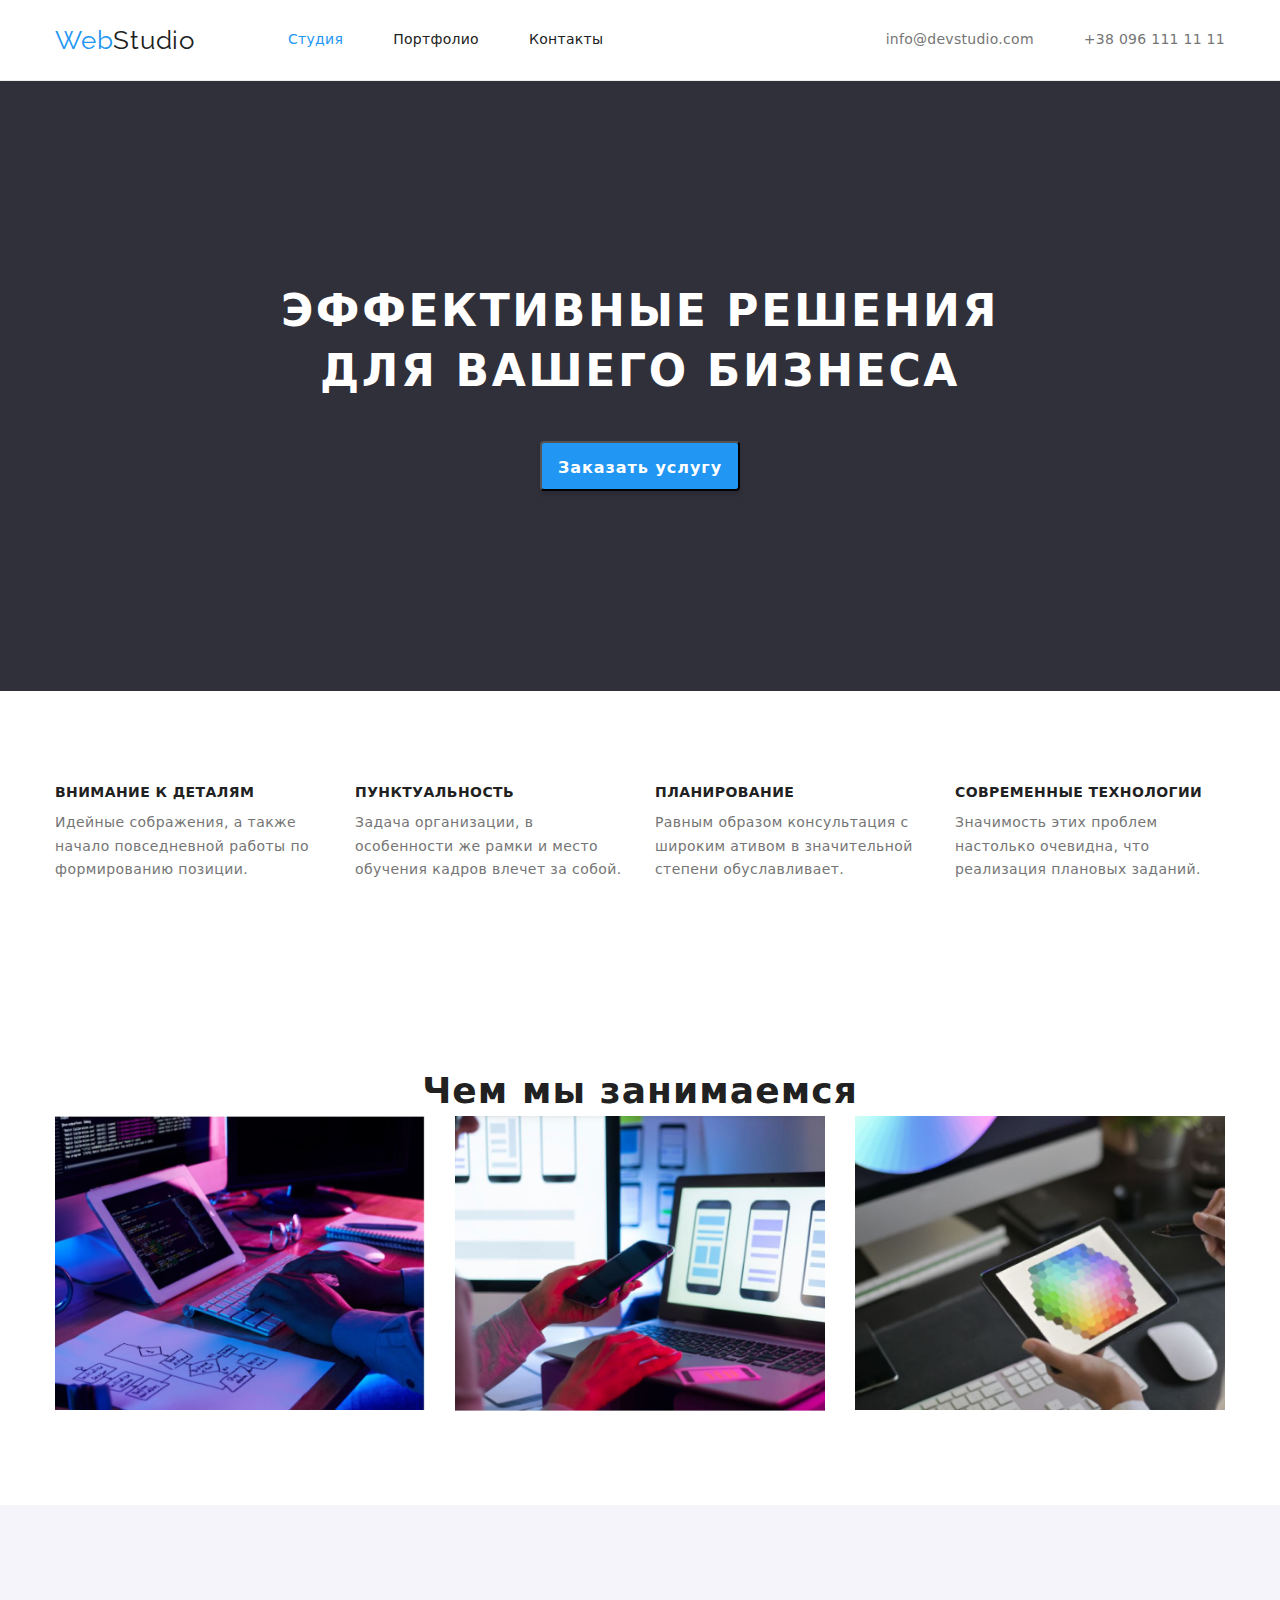
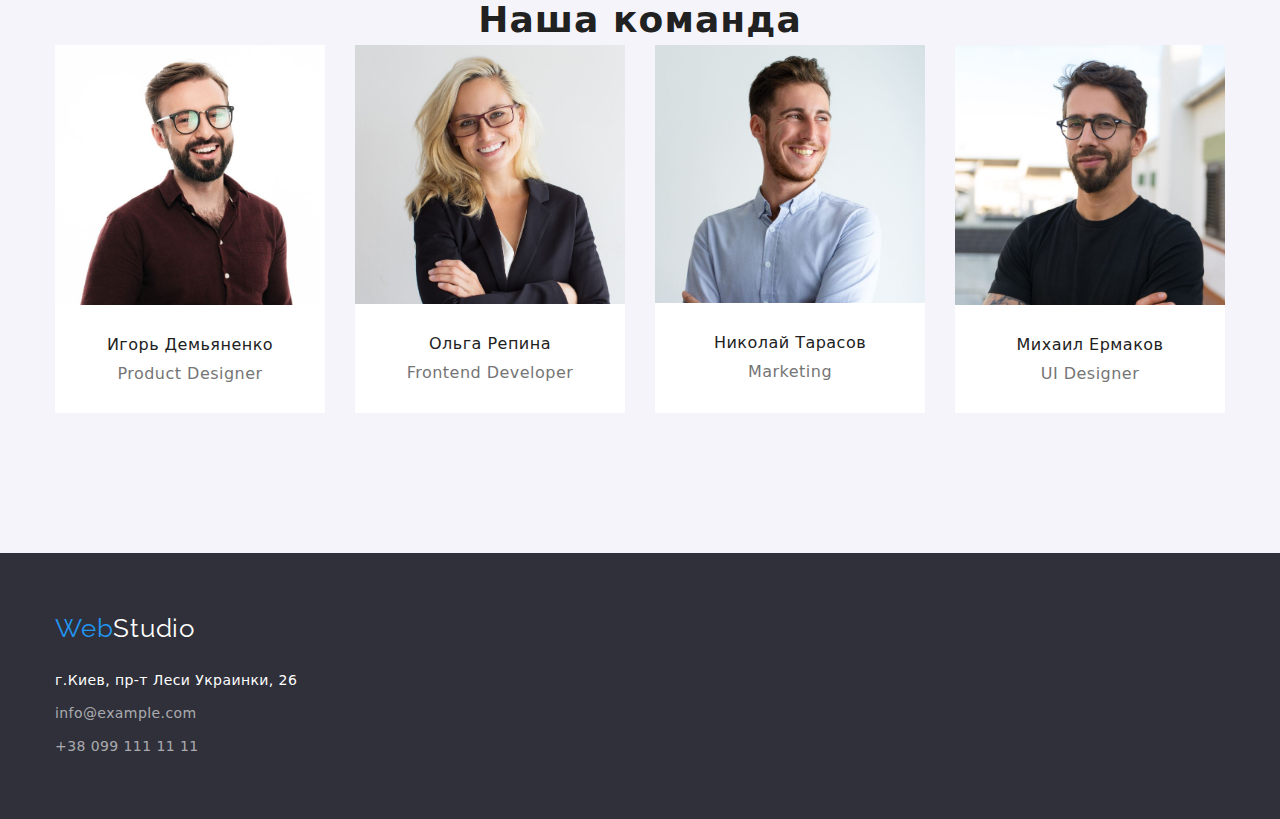
<file: index.html>
<!DOCTYPE html>
<html lang="en">
  <head>
    <meta charset="UTF-8" />
    <meta http-equiv="X-UA-Compatible" content="IE=edge" />
    <meta name="viewport" content="width=device-width, initial-scale=1.0" />
    <title>Document</title>
    <link rel="stylesheet" href="css/styles.css" />
    <link rel="preconnect" href="https://fonts.googleapis.com" />
    <link rel="preconnect" href="https://fonts.googleapis.com" />
    <link rel="preconnect" href="https://fonts.gstatic.com" crossorigin />
    <link
      href="https://fonts.googleapis.com/css2?family=Raleway:wght@700&family=Roboto:wght@400;500;700;900&display=swap"
      rel="stylesheet"
    />
    <link rel="stylesheet" href="https://cdnjs.cloudflare.com/ajax/libs/modern-normalize/1.1.0/modern-normalize.min.css"
    />

  </head>
  <body>
    <header class="page-header">
      <div class="flex-header container">
      <nav class="flex-header">
        <a href="/" class="logo-word"
          >Web<span class="logo-word-black">Studio</span></a
        >
        <ul class="head-line-height flex-header flex-width">
          <li><a href="/" class="nav-link active">Студия</a></li>
          <li class="mar-link"><a href="./portfolio.html" class="nav-link">Портфолио</a></li>
          <li class="mar-link"><a href="/" class="nav-link">Контакты</a></li>
        </ul>
      </nav>
      <ul class="head-line-height-contacts flex-header">
        <li>
          <a href="mailto:info@devstudio.com" class="nav-link"
            >info@devstudio.com</a
          >
        </li>
        <li class="mar-link">
          <a href="tel:+38 096 111 11 11" class="nav-link"
            >+38 096 111 11 11</a>
        </li>
      </ul>
    </div>
    </header>
    <main>
      <section class="main-slider">
       <div class="container">
        <h1>эффективные решения <br>для вашего бизнеса</h1>
        <button type="button" class="main-button">Заказать услугу</button>
       </div>
      </section>
      <section class="section">
        <div class="container">
        <ul class="flex-list">
          <li class="flex-inlist">
            <h3 class="main-list">внимание к деталям</h3>
            <p class="list">
              Идейные сображения, а также начало повседневной работы по
              формированию позиции.
            </p>
          </li>
          <li class="flex-inlist">
            <h3 class="main-list">пунктуальность</h3>
            <p class="list">
              Задача организации, в особенности же рамки и место обучения кадров
              влечет за собой.
            </p>
          </li>
          <li class="flex-inlist">
            <h3 class="main-list">планирование</h3>
            <p class="list">
              Равным образом консультация с широким ативом в значительной
              степени обуславливает.
            </p>
          </li>
          <li class="flex-inlist">
            <h3 class="main-list">современные технологии</h3>
            <p class="list">
              Значимость этих проблем настолько очевидна, что реализация
              плановых заданий.
            </p>
          </li>
        </ul>
      </div>
      </section>
      <section class="image-section">
        <div class="container">
        <h2>Чем мы занимаемся</h2>
        <ul class="flex-image">
          <li>
            <img
              src="images/imageone.jpg"
              alt="монитор и клавиатура"
              width="370"
            />
          </li>
          <li>
            <img
              src="images/imagetwo.JPG"
              alt="ноутбук и мобильный телефон"
              width="370"
            />
          </li>
          <li>
            <img
              src="images/imagethree.JPG"
              alt="планшет в руках"
              width="370"
            />
          </li>
        </ul>
      </div>
      </section>
      <section class="team-section">
        <div class="container">
        <h2>Наша команда</h2>
        <ul class="flex-imagaphoto">
          <li class="color-card">
            <img src="images/igor.JPG" alt="фотография Игоря" width="270" />
            <div class="pad-team">
            <h3 class="name">Игорь Демьяненко</h3>
            <p class="post">Product Designer</p>
            </div>
          </li>
          <li class=color-card>
            <img src="images/olga.JPG" alt="фотография Ольги" width="270" />
            <div class="pad-team">
            <h3 class="name">Ольга Репина</h3>
            <p class="post">Frontend Developer</p>
          </div>
          </li>
          <li class=color-card>
            <img src="images/nicolay.JPG" alt="фотография Николая" width="270"
            />
            <div class="pad-team">
            <h3 class="name">Николай Тарасов</h3>
            <p class="post">Marketing</p>
            </div>
          </li>
          <li class=color-card>
            <img
              src="images/michael.JPG"
              alt="фотография Михаила"
              width="270"
            />
            <div class="pad-team">
            <h3 class="name">Михаил Ермаков</h3>
            <p class="post">UI Designer</p>
            </div>
          </li>
        </ul>
      </div>
      </section>
    <!-- </div> -->
      </main>
    </main>
    <footer class="page-footer">
      <div class="container">
      <a href="/" class="logo-word"
        >Web<span class="logo-word-white">Studio</span></a>
      <address class="address">
        г.Киев, пр-т Леси Украинки, 26
        <ul class="mail-telephone">
          <li class="mar-mail">
            <a href="mailto: info@example.com" class="mail">info@example.com</a>
          </li>
          <li class="mar-mail">
            <a href="tel: +38 099 111 11 11" class="telephone"
              >+38 099 111 11 11</a
            >
          </li>
        </ul>
      </address>
    </div>
    </footer>
  </body>
</html>
</file>
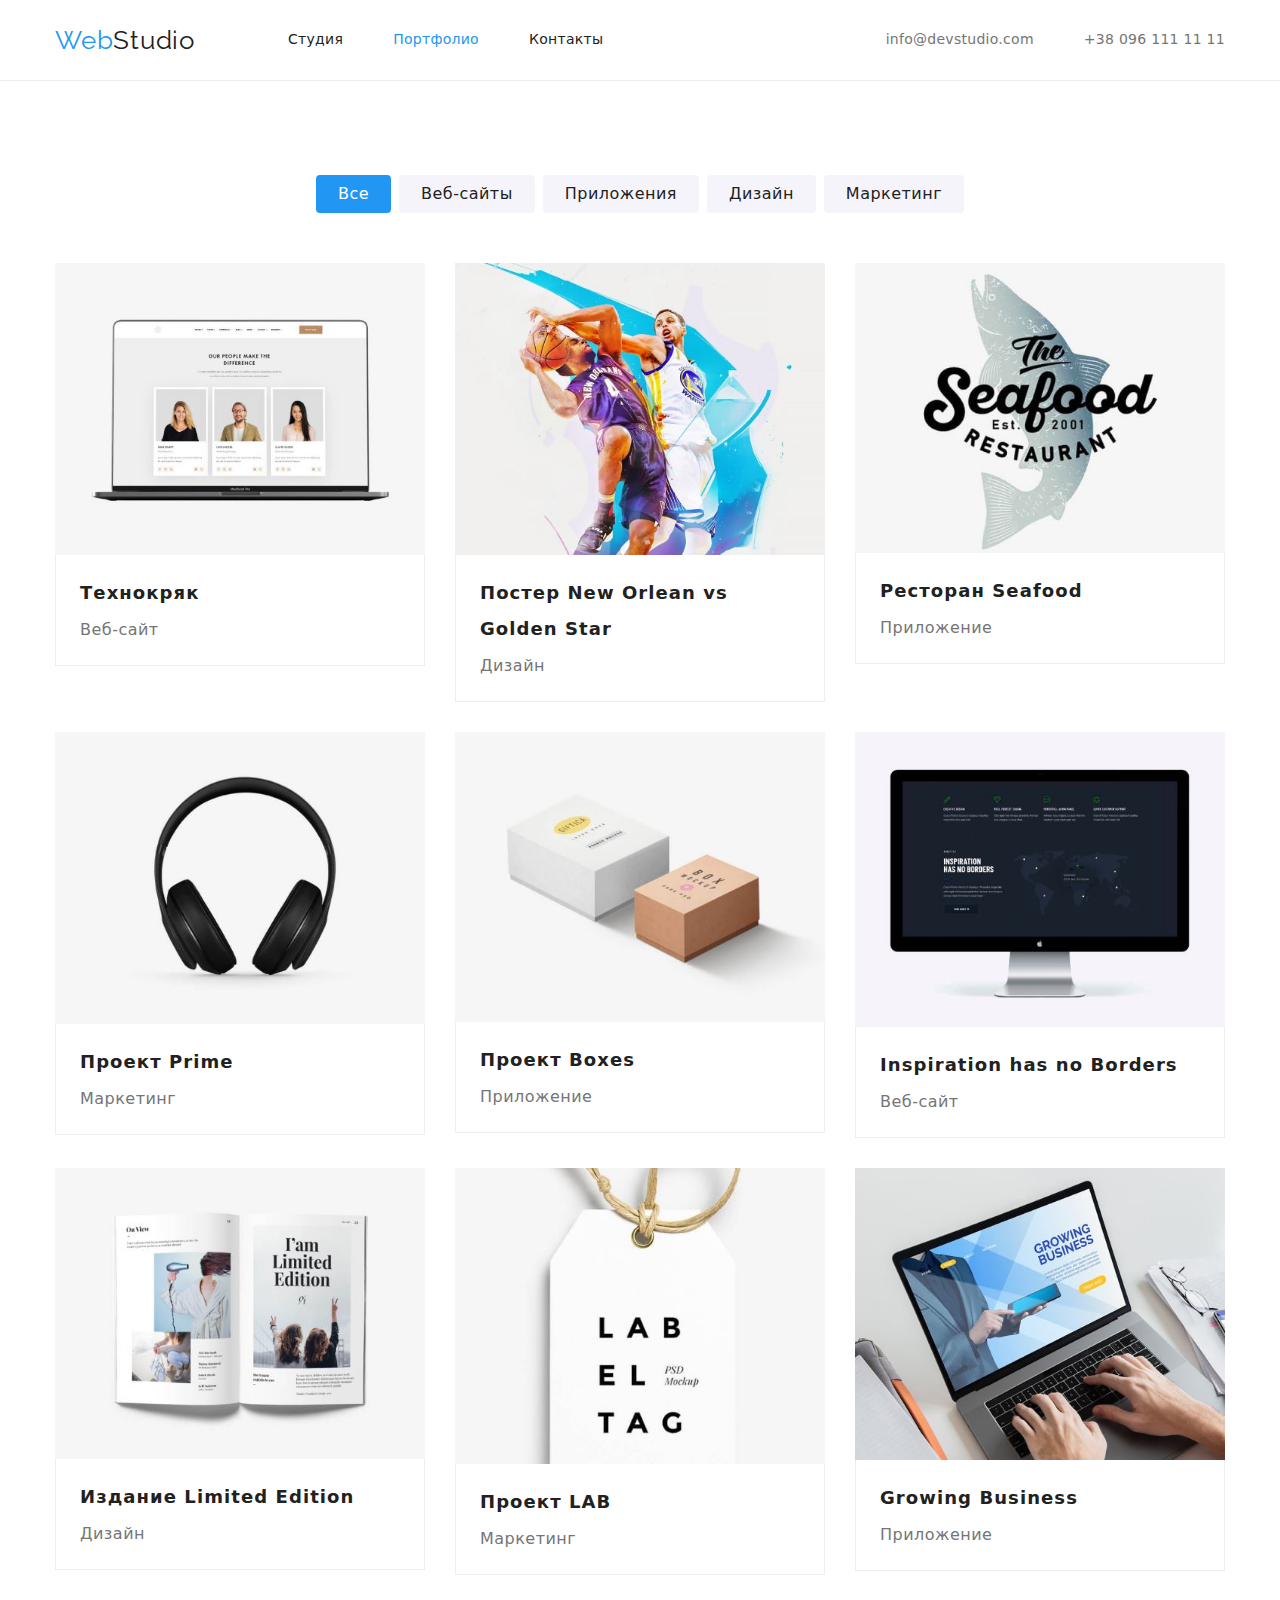
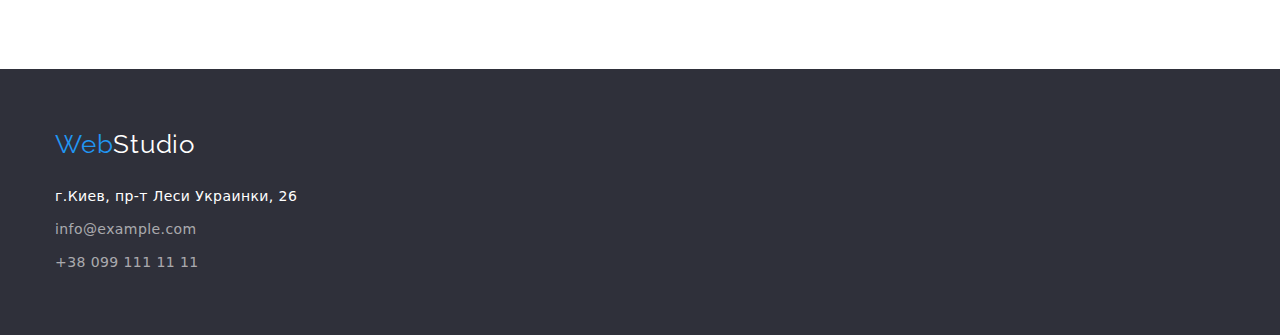
<file: portfolio.html>
<!DOCTYPE html>
<html lang="en">
  <head>
    <meta charset="UTF-8" />
    <meta http-equiv="X-UA-Compatible" content="IE=edge" />
    <meta name="viewport" content="width=device-width, initial-scale=1.0" />
    <title>Document</title>
    <link rel="stylesheet" href="./css/styles.css" />
    <link rel="preconnect" href="https://fonts.googleapis.com" />
    <link rel="preconnect" href="https://fonts.googleapis.com" />
    <link rel="preconnect" href="https://fonts.gstatic.com" crossorigin />
    <link
      href="https://fonts.googleapis.com/css2?family=Raleway:wght@700&family=Roboto:wght@400;500;700;900&display=swap"
      rel="stylesheet"
    />
    <link rel="stylesheet" href="https://cdnjs.cloudflare.com/ajax/libs/modern-normalize/1.1.0/modern-normalize.min.css"
    />
  </head>
  <body>
    <header class="page-header">
      <div class="flex-header container">
      <nav class="flex-header">
        <a href="/" class="logo-word"
          >Web<span class="logo-word-black">Studio</span></a
        >
        <ul class="head-line-height flex-header flex-width">
          <li><a href="./index.html" class="nav-link">Студия</a></li>
          <li class="mar-link"><a href="/" class="nav-link active">Портфолио</a></li>
          <li class="mar-link"><a href="/" class="nav-link">Контакты</a></li>
        </ul>
      </nav>
      <ul class="head-line-height-contacts flex-header">
        <li>
          <a href="mailto:info@devstudio.com" class="nav-link"
            >info@devstudio.com</a
          >
        </li>
        <li class="mar-link">
          <a href="tel:+380961111111" class="nav-link">+38 096 111 11 11</a>
        </li>
      </ul>
    </div>
    </header>
    <main>
      <section>
        <div class="container">
        <ul class="flex-button buttons-portfolio">
          <li>
            <button type="button" class="active-btn button-portfolio">Все</button>
          </li>
          <li>
            <button type="button" class="button-portfolio">Веб-сайты</button>
          </li>
          <li>
            <button type="button" class="button-portfolio">Приложения</button>
          </li>
          <li>
            <button type="button" class="button-portfolio">Дизайн</button>
          </li>
          <li>
            <button type="button" class="button-portfolio">Маркетинг</button>
          </li>
        </ul>
        <ul class="wrap-image portfolio-list">
          <li>
            <a href="#">
              <img src="images2/tehnokryak.JPG" alt="технокряк" width="370" />
              <div class="pad-wrap-image">
              <h2 class="images-portfolio text-portfolio">Технокряк</h2>
              <p class="list-portfolio">Веб-сайт</p>
              </div>
            </a>
          </li>
          <li>
            <a href="#">
            <img src="images2/poster.JPG" alt="постер" width="370" />
            <div class="pad-wrap-image">
            <h2 class="images-portfolio text-portfolio">Постер New Orlean vs Golden Star</h2>
            <p class="list-portfolio">Дизайн</p>
          </div>
            </a>
          </li>
          <li>
            <a href="#">
            <img src="images2/seafood.JPG" alt="ресторан seafood" width="370" />
            <div class="pad-wrap-image">
            <h2 class="images-portfolio text-portfolio">Ресторан Seafood</h2>
            <p class="list-portfolio">Приложение</p>
          </div>
            </a>
          </li>
          <li>
            <a href="#">
            <img src="images2/prime.JPG" alt="проект prime" width="370" />
            <div class="pad-wrap-image">
            <h2 class="images-portfolio text-portfolio">Проект Prime</h2>
            <p class="list-portfolio">Маркетинг</p>
          </div>
            </a>
          </li>
          <li>
            <a href="#">
            <img src="images2/boxes.JPG" alt="проект boxes" width="370" />
            <div class="pad-wrap-image">
            <h2 class="images-portfolio text-portfolio">Проект Boxes</h2>
            <p class="list-portfolio">Приложение</p>
          </div>
            </a>
          </li>
          <li>
            <a href="#">
            <img src="images2/borders.JPG" alt="монитор" width="370" />
            <div class="pad-wrap-image">
            <h2 class="images-portfolio text-portfolio">Inspiration has no Borders</h2>
            <p class="list-portfolio">Веб-сайт</p>
          </div>
            </a>
          </li>
          <li>
            <a href="#">
            <img src="images2/limited_edition.JPG" alt="журнал" width="370" />
            <div class="pad-wrap-image">
            <h2 class="images-portfolio text-portfolio">Издание Limited Edition</h2>
            <p class="list-portfolio">Дизайн</p>
          </div>
            </a>
          </li>
          <li>
            <a href="#">
            <img src="images2/lab.JPG" alt="проект lab" width="370" />
            <div class="pad-wrap-image">
            <h2 class="images-portfolio text-portfolio">Проект LAB</h2>
            <p class="list-portfolio">Маркетинг</p>
          </div>
            </a>
          </li>
          <li>
            <a href="#">
            <img src="images2/growing_business.JPG" alt="ноутбук" width="370" />
            <div class="pad-wrap-image">
            <h2 class="images-portfolio text-portfolio">Growing Business</h2>
            <p class="list-portfolio">Приложение</p>
          </div>
            </a>
          </li>
        </ul>
      </div>
      </section>
    </main>
    <footer class="page-footer">
      <div class="container">
      <a href="/" class="logo-word"
        >Web<span class="logo-word-white">Studio</span></a
      >
      <address class="address">
        г.Киев, пр-т Леси Украинки, 26
        <ul>
          <li class="mar-mail">
            <a href="mailto: info@example.com" class="mail">info@example.com</a>
          </li>
          <li class="mar-mail">
            <a href="tel: +38 099 111 11 11" class="telephone"
              >+38 099 111 11 11</a
            >
          </li>
        </ul>
      </address>
    </div>
    </footer>
  </body>
</html>
</file>
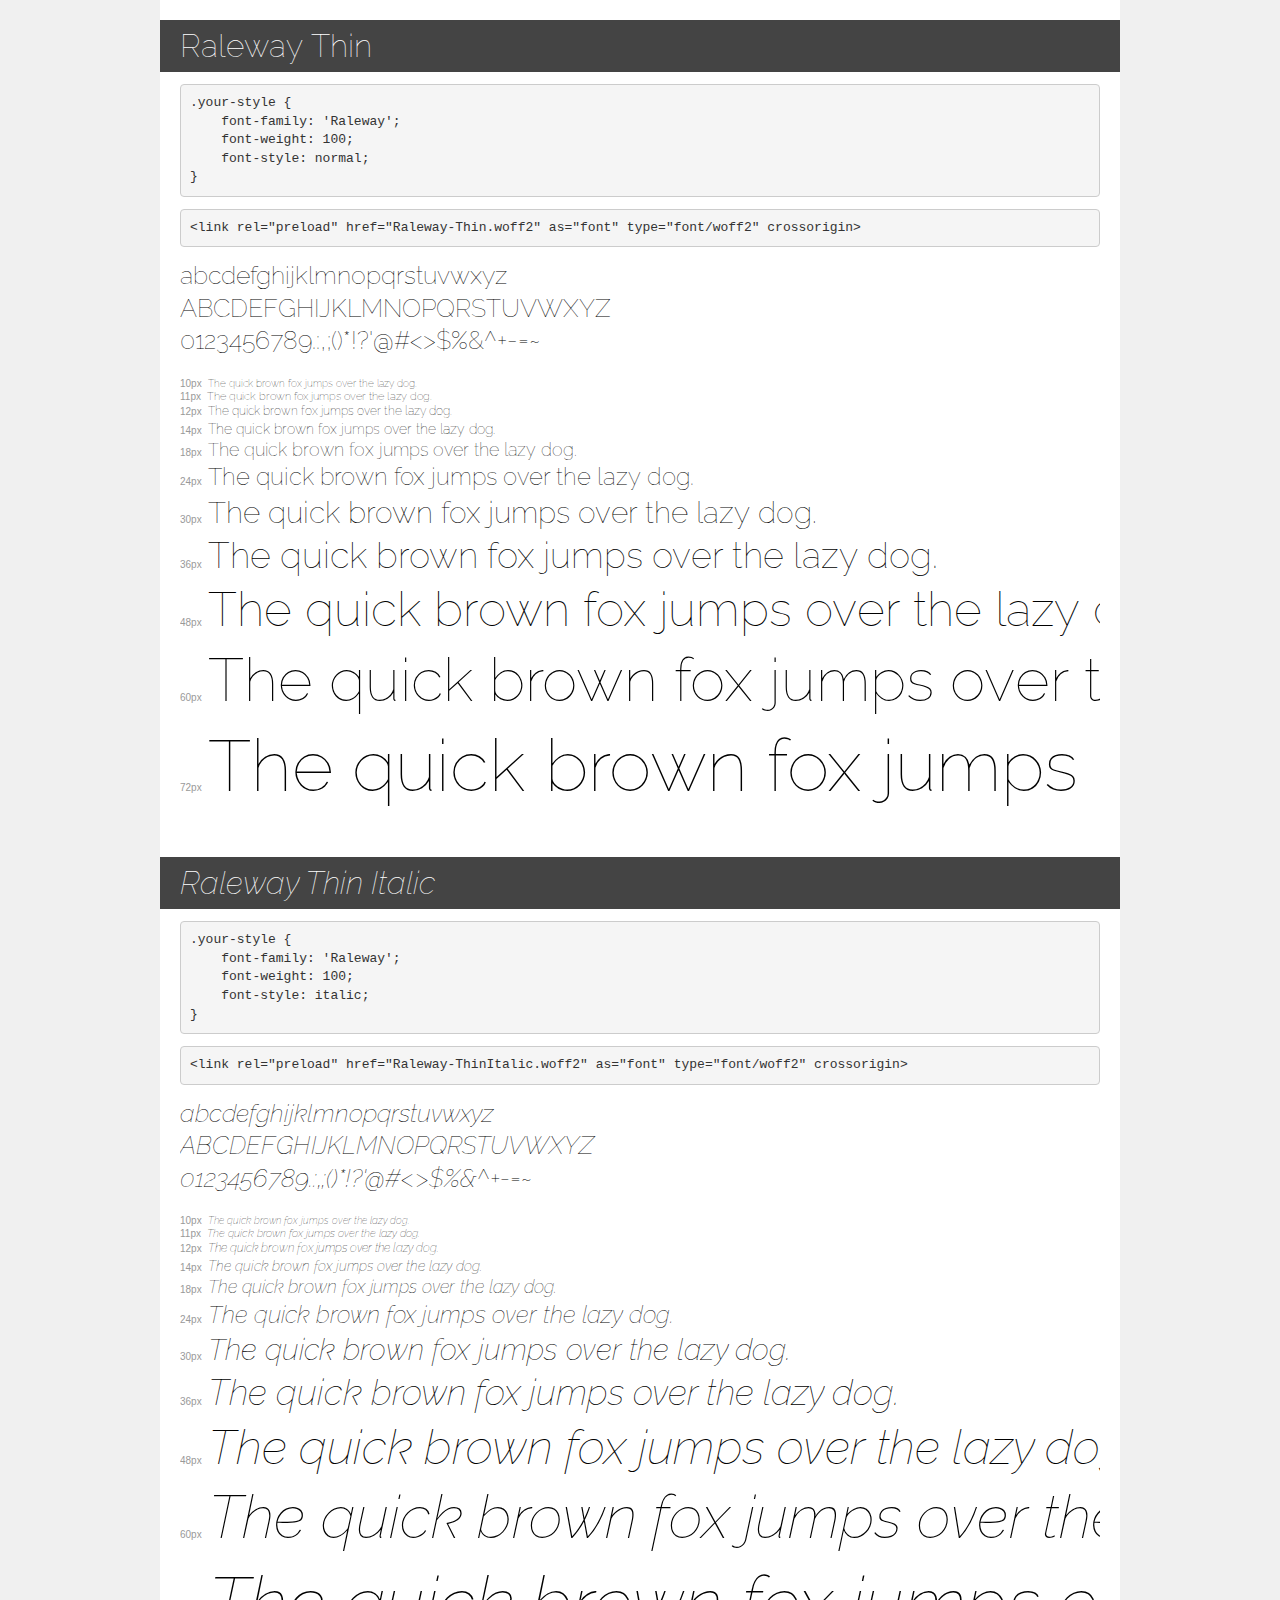
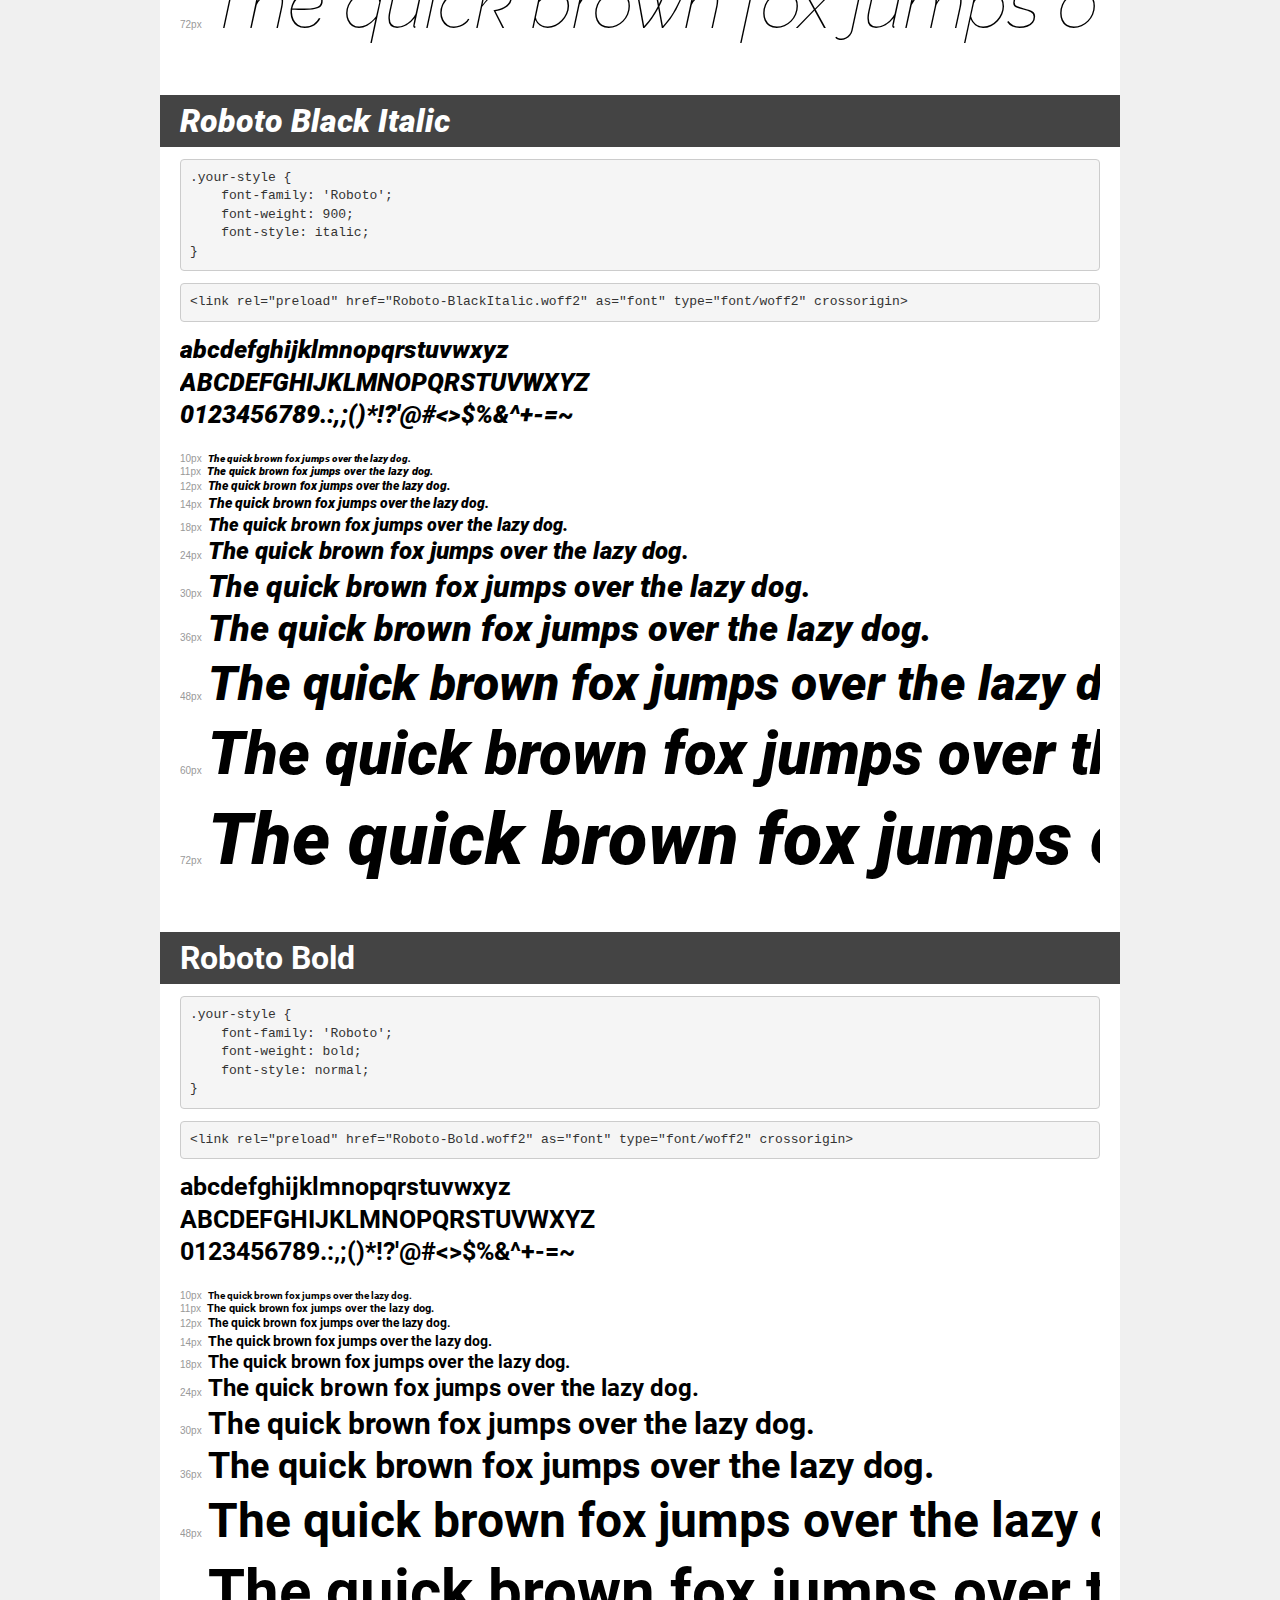
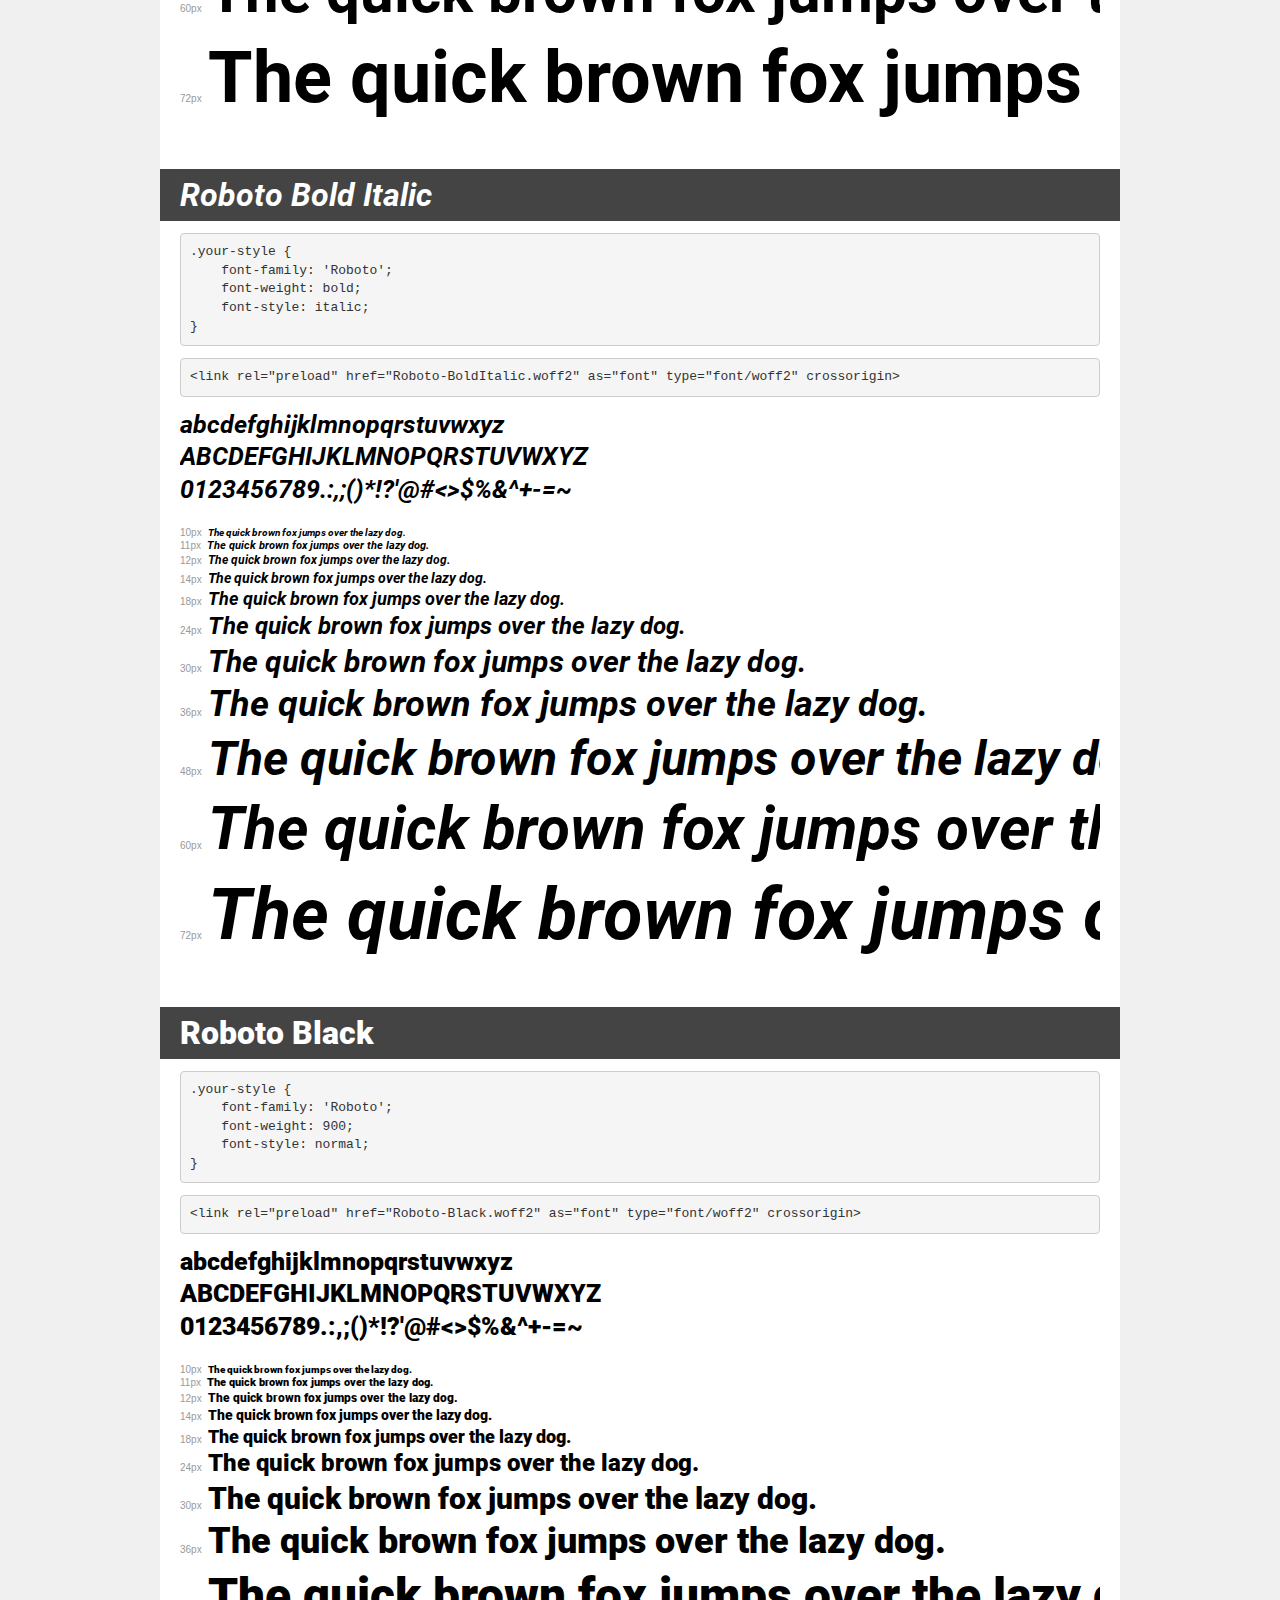
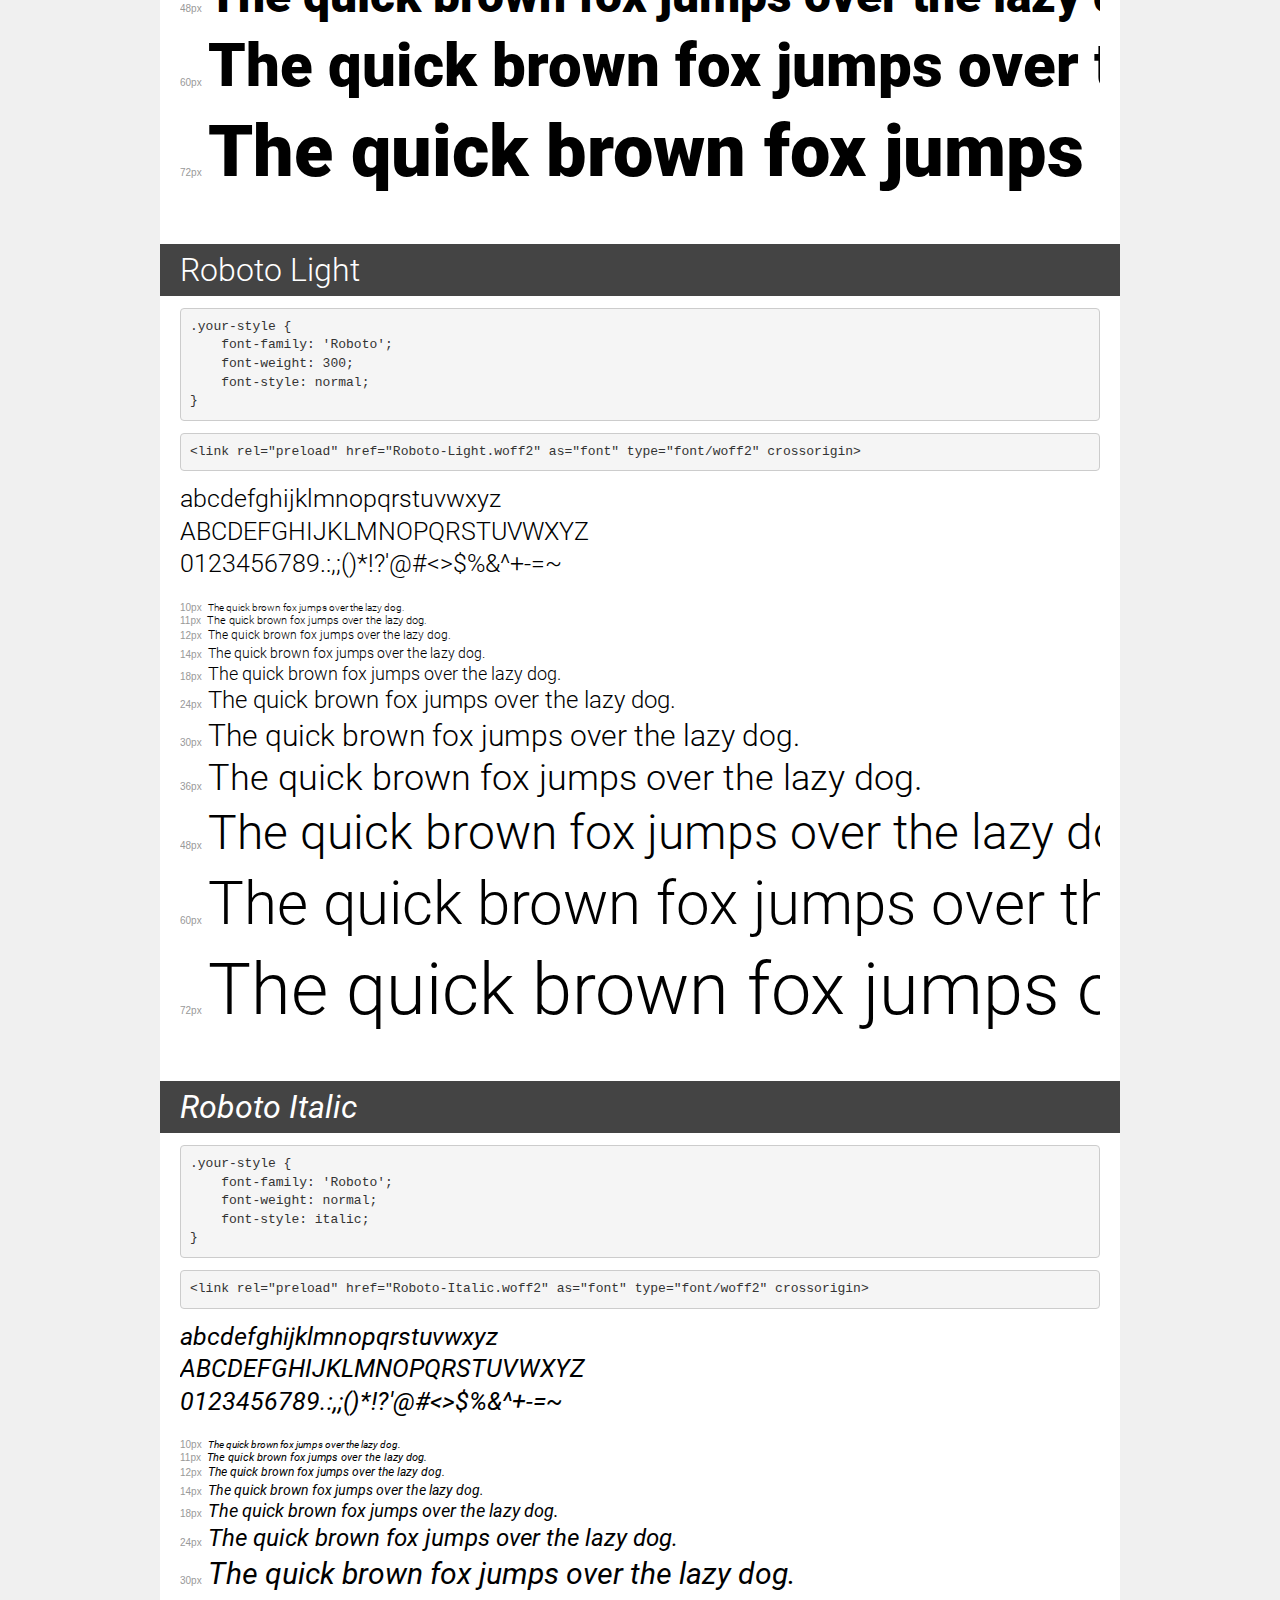
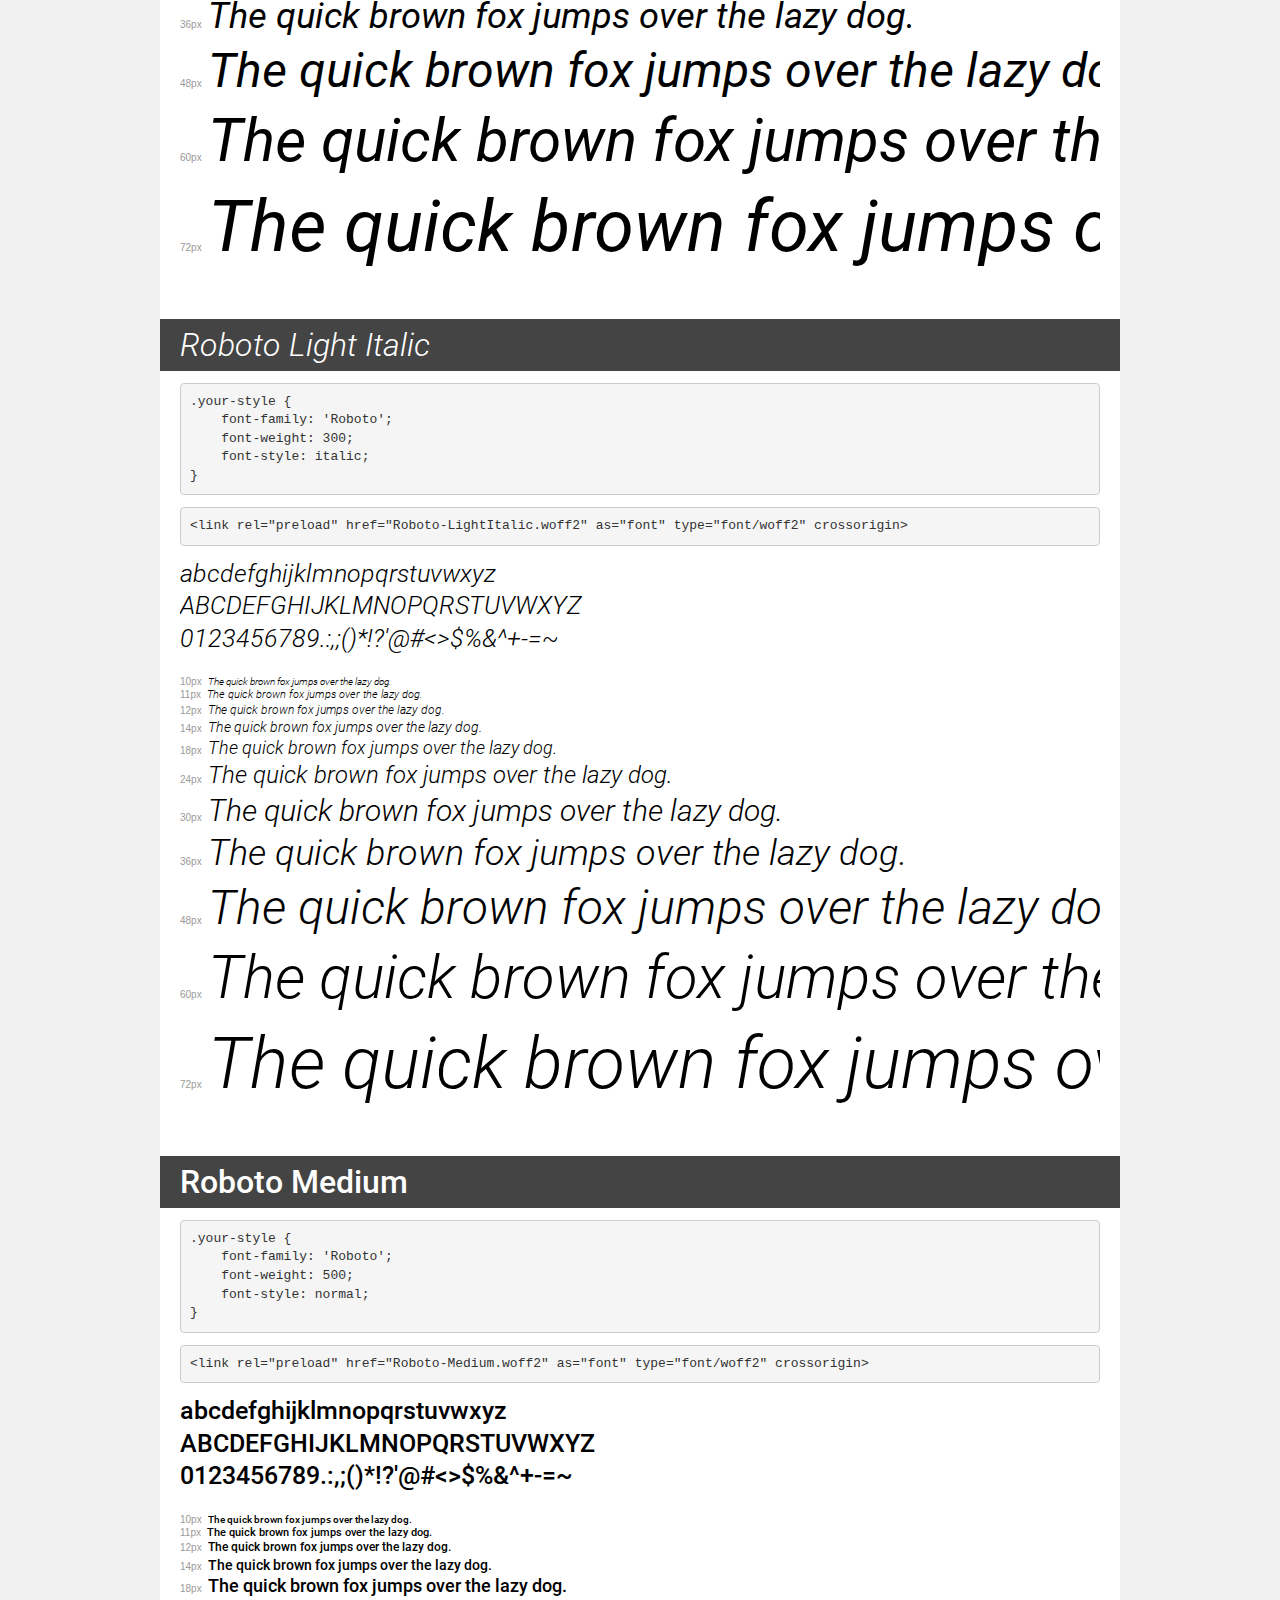
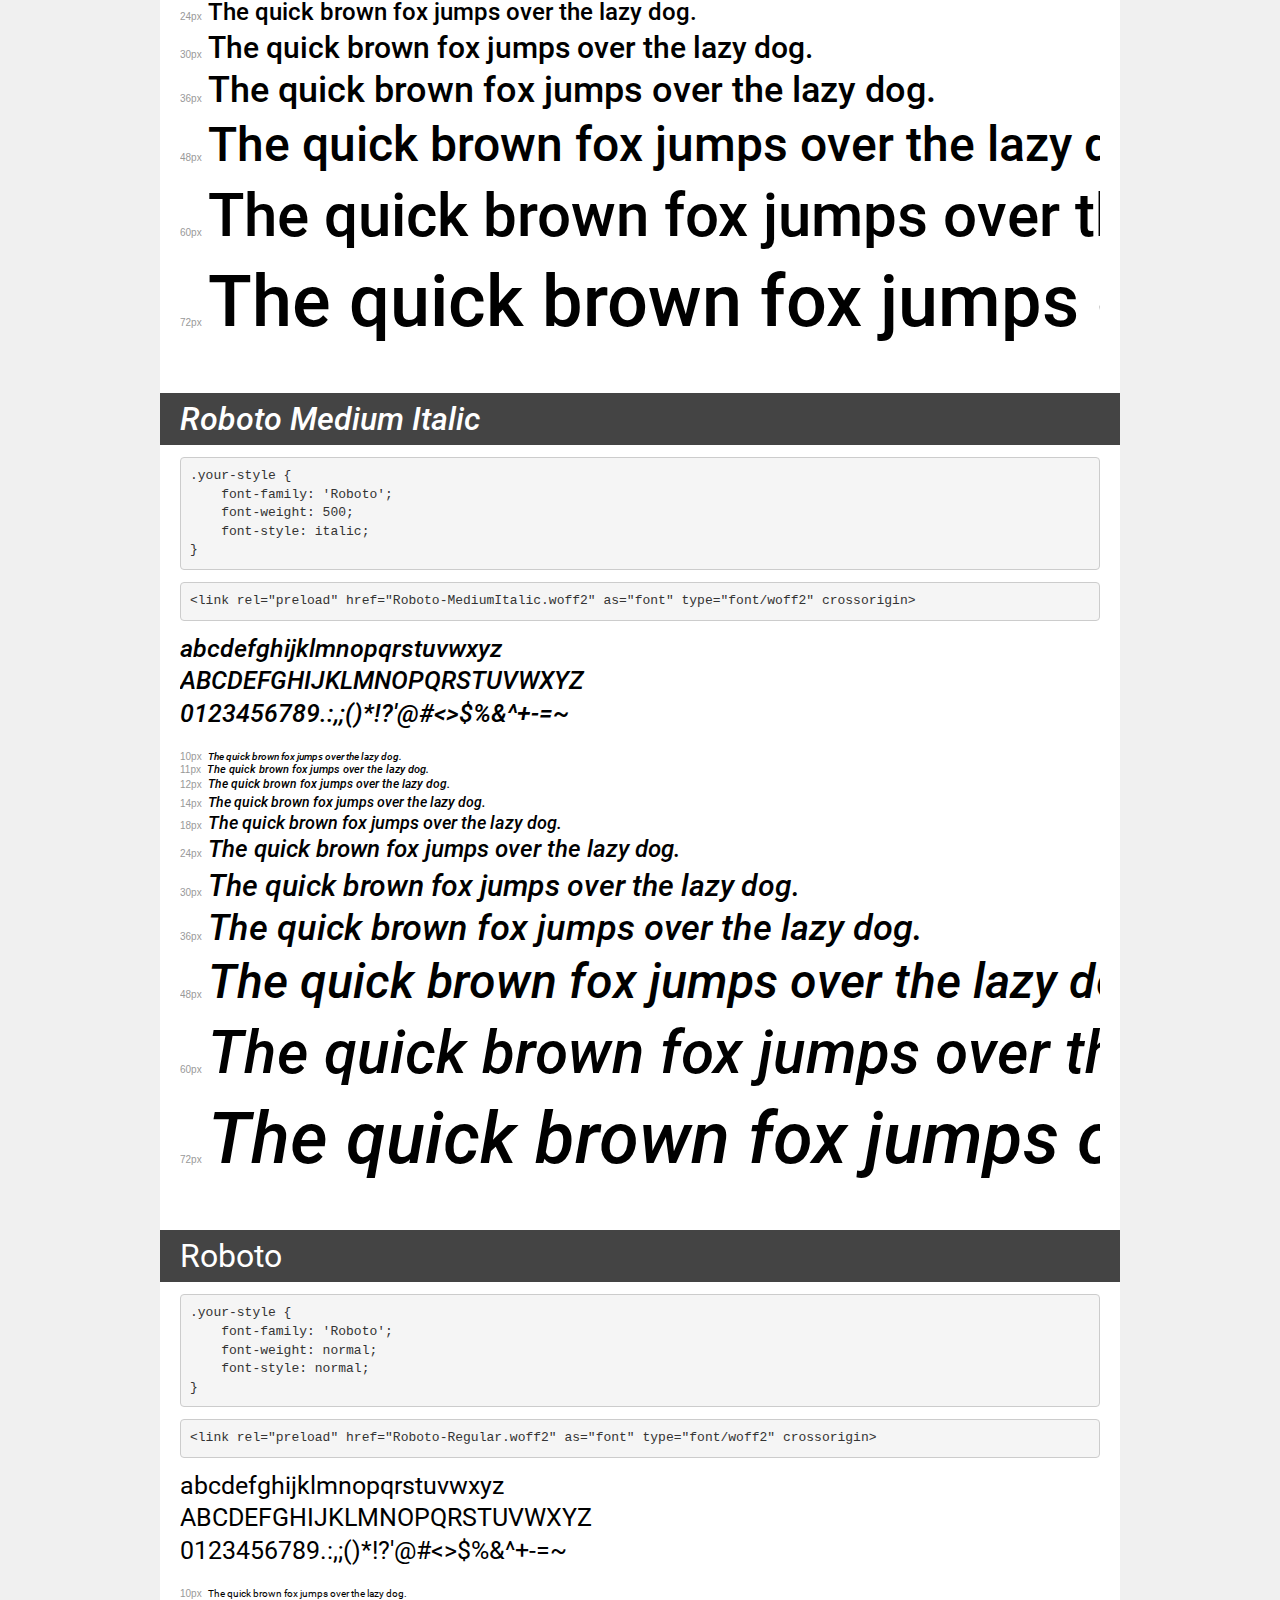
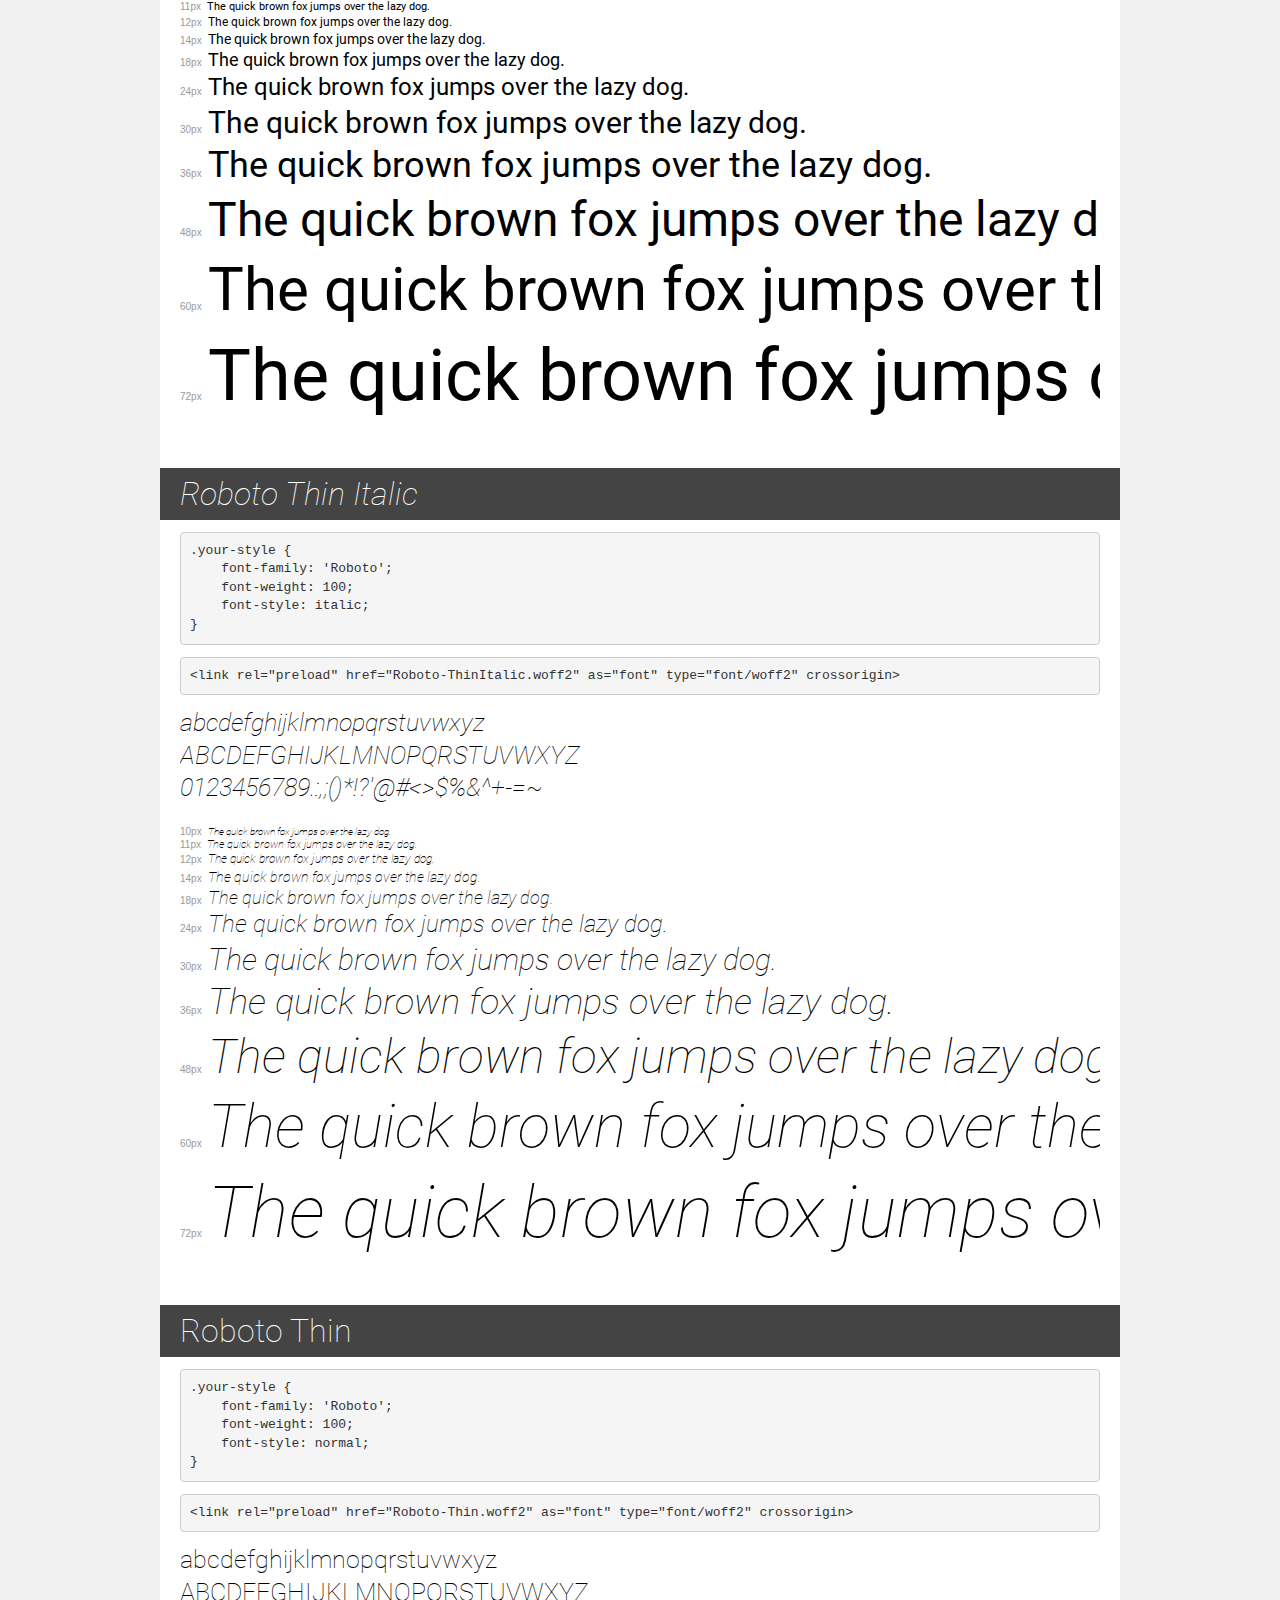
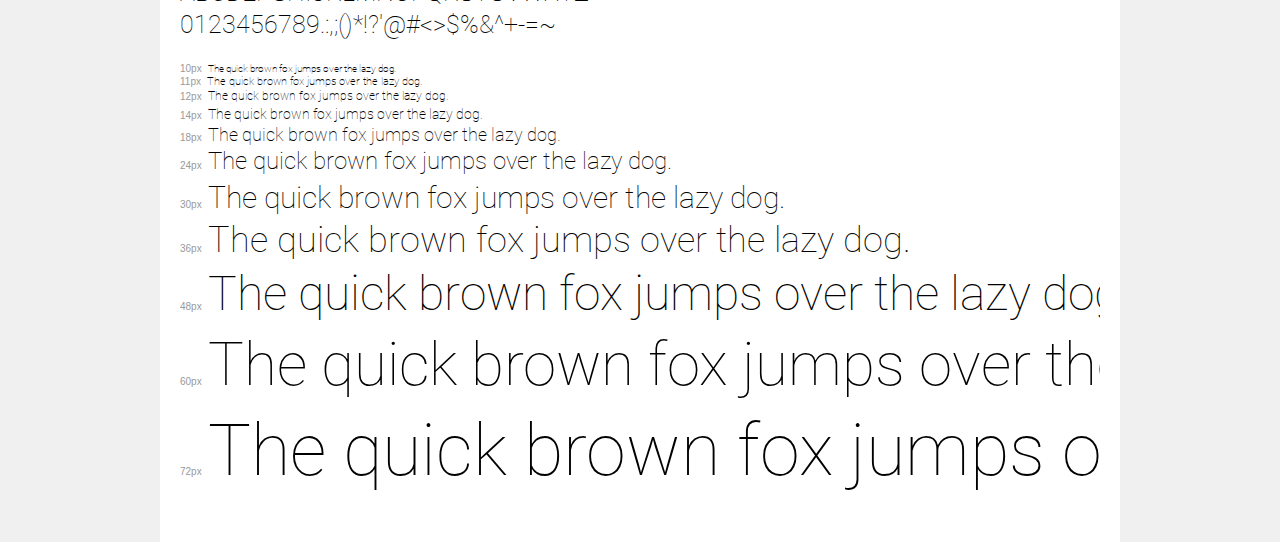
<file: fonts/transfonter.org-20210829-075805/demo.html>
<!DOCTYPE html>
<html lang="en">
<head>
    <meta charset="utf-8">
    <meta http-equiv="X-UA-Compatible" content="IE=edge">
    <meta name="viewport" content="width=device-width, initial-scale=1">
    <meta name="robots" content="noindex, noarchive">
    <meta name="format-detection" content="telephone=no">
    <title>Transfonter demo</title>
    <link href="stylesheet.css" rel="stylesheet">
    <style>
        /*
        http://meyerweb.com/eric/tools/css/reset/
        v2.0 | 20110126
        License: none (public domain)
        */
        html, body, div, span, applet, object, iframe,
        h1, h2, h3, h4, h5, h6, p, blockquote, pre,
        a, abbr, acronym, address, big, cite, code,
        del, dfn, em, img, ins, kbd, q, s, samp,
        small, strike, strong, sub, sup, tt, var,
        b, u, i, center,
        dl, dt, dd, ol, ul, li,
        fieldset, form, label, legend,
        table, caption, tbody, tfoot, thead, tr, th, td,
        article, aside, canvas, details, embed,
        figure, figcaption, footer, header, hgroup,
        menu, nav, output, ruby, section, summary,
        time, mark, audio, video {
            margin: 0;
            padding: 0;
            border: 0;
            font-size: 100%;
            font: inherit;
            vertical-align: baseline;
        }
        /* HTML5 display-role reset for older browsers */
        article, aside, details, figcaption, figure,
        footer, header, hgroup, menu, nav, section {
            display: block;
        }
        body {
            line-height: 1;
        }
        ol, ul {
            list-style: none;
        }
        blockquote, q {
            quotes: none;
        }
        blockquote:before, blockquote:after,
        q:before, q:after {
            content: '';
            content: none;
        }
        table {
            border-collapse: collapse;
            border-spacing: 0;
        }
        /* demo styles */
        body {
            background: #f0f0f0;
            color: #000;
        }
        .page {
            background: #fff;
            width: 920px;
            margin: 0 auto;
            padding: 20px 20px 0 20px;
            overflow: hidden;
        }
        .font-container {
            overflow-x: auto;
            overflow-y: hidden;
            margin-bottom: 40px;
            line-height: 1.3;
            white-space: nowrap;
            padding-bottom: 5px;
        }
        h1 {
            position: relative;
            background: #444;
            font-size: 32px;
            color: #fff;
            padding: 10px 20px;
            margin: 0 -20px 12px -20px;
        }
        .letters {
            font-size: 25px;
            margin-bottom: 20px;
        }
        .s10:before {
            content: '10px';
        }
        .s11:before {
            content: '11px';
        }
        .s12:before {
            content: '12px';
        }
        .s14:before {
            content: '14px';
        }
        .s18:before {
            content: '18px';
        }
        .s24:before {
            content: '24px';
        }
        .s30:before {
            content: '30px';
        }
        .s36:before {
            content: '36px';
        }
        .s48:before {
            content: '48px';
        }
        .s60:before {
            content: '60px';
        }
        .s72:before {
            content: '72px';
        }
        .s10:before, .s11:before, .s12:before, .s14:before,
        .s18:before, .s24:before, .s30:before, .s36:before,
        .s48:before, .s60:before, .s72:before {
            font-family: Arial, sans-serif;
            font-size: 10px;
            font-weight: normal;
            font-style: normal;
            color: #999;
            padding-right: 6px;
        }
        pre {
            display: block;
            padding: 9px;
            margin: 0 0 12px;
            font-family: Monaco, Menlo, Consolas, "Courier New", monospace;
            font-size: 13px;
            line-height: 1.428571429;
            color: #333;
            font-weight: normal;
            font-style: normal;
            background-color: #f5f5f5;
            border: 1px solid #ccc;
            overflow-x: auto;
            border-radius: 4px;
        }
        /* responsive */
        @media (max-width: 959px) {
            .page {
                width: auto;
                margin: 0;
            }
        }
    </style>
</head>
<body>
<div class="page">
    <div class="demo">
        <h1 style="font-family: 'Raleway'; font-weight: 100; font-style: normal;">Raleway Thin</h1>
        <pre title="Usage">.your-style {
    font-family: 'Raleway';
    font-weight: 100;
    font-style: normal;
}</pre>
        <pre title="Preload (optional)">
&lt;link rel=&quot;preload&quot; href=&quot;Raleway-Thin.woff2&quot; as=&quot;font&quot; type=&quot;font/woff2&quot; crossorigin&gt;</pre>
        <div class="font-container" style="font-family: 'Raleway'; font-weight: 100; font-style: normal;">
            <p class="letters">
                abcdefghijklmnopqrstuvwxyz<br>
ABCDEFGHIJKLMNOPQRSTUVWXYZ<br>
                0123456789.:,;()*!?'@#&lt;&gt;$%&^+-=~
            </p>
            <p class="s10" style="font-size: 10px;">The quick brown fox jumps over the lazy dog.</p>
            <p class="s11" style="font-size: 11px;">The quick brown fox jumps over the lazy dog.</p>
            <p class="s12" style="font-size: 12px;">The quick brown fox jumps over the lazy dog.</p>
            <p class="s14" style="font-size: 14px;">The quick brown fox jumps over the lazy dog.</p>
            <p class="s18" style="font-size: 18px;">The quick brown fox jumps over the lazy dog.</p>
            <p class="s24" style="font-size: 24px;">The quick brown fox jumps over the lazy dog.</p>
            <p class="s30" style="font-size: 30px;">The quick brown fox jumps over the lazy dog.</p>
            <p class="s36" style="font-size: 36px;">The quick brown fox jumps over the lazy dog.</p>
            <p class="s48" style="font-size: 48px;">The quick brown fox jumps over the lazy dog.</p>
            <p class="s60" style="font-size: 60px;">The quick brown fox jumps over the lazy dog.</p>
            <p class="s72" style="font-size: 72px;">The quick brown fox jumps over the lazy dog.</p>
        </div>
    </div>

    <div class="demo">
        <h1 style="font-family: 'Raleway'; font-weight: 100; font-style: italic;">Raleway Thin Italic</h1>
        <pre title="Usage">.your-style {
    font-family: 'Raleway';
    font-weight: 100;
    font-style: italic;
}</pre>
        <pre title="Preload (optional)">
&lt;link rel=&quot;preload&quot; href=&quot;Raleway-ThinItalic.woff2&quot; as=&quot;font&quot; type=&quot;font/woff2&quot; crossorigin&gt;</pre>
        <div class="font-container" style="font-family: 'Raleway'; font-weight: 100; font-style: italic;">
            <p class="letters">
                abcdefghijklmnopqrstuvwxyz<br>
ABCDEFGHIJKLMNOPQRSTUVWXYZ<br>
                0123456789.:,;()*!?'@#&lt;&gt;$%&^+-=~
            </p>
            <p class="s10" style="font-size: 10px;">The quick brown fox jumps over the lazy dog.</p>
            <p class="s11" style="font-size: 11px;">The quick brown fox jumps over the lazy dog.</p>
            <p class="s12" style="font-size: 12px;">The quick brown fox jumps over the lazy dog.</p>
            <p class="s14" style="font-size: 14px;">The quick brown fox jumps over the lazy dog.</p>
            <p class="s18" style="font-size: 18px;">The quick brown fox jumps over the lazy dog.</p>
            <p class="s24" style="font-size: 24px;">The quick brown fox jumps over the lazy dog.</p>
            <p class="s30" style="font-size: 30px;">The quick brown fox jumps over the lazy dog.</p>
            <p class="s36" style="font-size: 36px;">The quick brown fox jumps over the lazy dog.</p>
            <p class="s48" style="font-size: 48px;">The quick brown fox jumps over the lazy dog.</p>
            <p class="s60" style="font-size: 60px;">The quick brown fox jumps over the lazy dog.</p>
            <p class="s72" style="font-size: 72px;">The quick brown fox jumps over the lazy dog.</p>
        </div>
    </div>

    <div class="demo">
        <h1 style="font-family: 'Roboto'; font-weight: 900; font-style: italic;">Roboto Black Italic</h1>
        <pre title="Usage">.your-style {
    font-family: 'Roboto';
    font-weight: 900;
    font-style: italic;
}</pre>
        <pre title="Preload (optional)">
&lt;link rel=&quot;preload&quot; href=&quot;Roboto-BlackItalic.woff2&quot; as=&quot;font&quot; type=&quot;font/woff2&quot; crossorigin&gt;</pre>
        <div class="font-container" style="font-family: 'Roboto'; font-weight: 900; font-style: italic;">
            <p class="letters">
                abcdefghijklmnopqrstuvwxyz<br>
ABCDEFGHIJKLMNOPQRSTUVWXYZ<br>
                0123456789.:,;()*!?'@#&lt;&gt;$%&^+-=~
            </p>
            <p class="s10" style="font-size: 10px;">The quick brown fox jumps over the lazy dog.</p>
            <p class="s11" style="font-size: 11px;">The quick brown fox jumps over the lazy dog.</p>
            <p class="s12" style="font-size: 12px;">The quick brown fox jumps over the lazy dog.</p>
            <p class="s14" style="font-size: 14px;">The quick brown fox jumps over the lazy dog.</p>
            <p class="s18" style="font-size: 18px;">The quick brown fox jumps over the lazy dog.</p>
            <p class="s24" style="font-size: 24px;">The quick brown fox jumps over the lazy dog.</p>
            <p class="s30" style="font-size: 30px;">The quick brown fox jumps over the lazy dog.</p>
            <p class="s36" style="font-size: 36px;">The quick brown fox jumps over the lazy dog.</p>
            <p class="s48" style="font-size: 48px;">The quick brown fox jumps over the lazy dog.</p>
            <p class="s60" style="font-size: 60px;">The quick brown fox jumps over the lazy dog.</p>
            <p class="s72" style="font-size: 72px;">The quick brown fox jumps over the lazy dog.</p>
        </div>
    </div>

    <div class="demo">
        <h1 style="font-family: 'Roboto'; font-weight: bold; font-style: normal;">Roboto Bold</h1>
        <pre title="Usage">.your-style {
    font-family: 'Roboto';
    font-weight: bold;
    font-style: normal;
}</pre>
        <pre title="Preload (optional)">
&lt;link rel=&quot;preload&quot; href=&quot;Roboto-Bold.woff2&quot; as=&quot;font&quot; type=&quot;font/woff2&quot; crossorigin&gt;</pre>
        <div class="font-container" style="font-family: 'Roboto'; font-weight: bold; font-style: normal;">
            <p class="letters">
                abcdefghijklmnopqrstuvwxyz<br>
ABCDEFGHIJKLMNOPQRSTUVWXYZ<br>
                0123456789.:,;()*!?'@#&lt;&gt;$%&^+-=~
            </p>
            <p class="s10" style="font-size: 10px;">The quick brown fox jumps over the lazy dog.</p>
            <p class="s11" style="font-size: 11px;">The quick brown fox jumps over the lazy dog.</p>
            <p class="s12" style="font-size: 12px;">The quick brown fox jumps over the lazy dog.</p>
            <p class="s14" style="font-size: 14px;">The quick brown fox jumps over the lazy dog.</p>
            <p class="s18" style="font-size: 18px;">The quick brown fox jumps over the lazy dog.</p>
            <p class="s24" style="font-size: 24px;">The quick brown fox jumps over the lazy dog.</p>
            <p class="s30" style="font-size: 30px;">The quick brown fox jumps over the lazy dog.</p>
            <p class="s36" style="font-size: 36px;">The quick brown fox jumps over the lazy dog.</p>
            <p class="s48" style="font-size: 48px;">The quick brown fox jumps over the lazy dog.</p>
            <p class="s60" style="font-size: 60px;">The quick brown fox jumps over the lazy dog.</p>
            <p class="s72" style="font-size: 72px;">The quick brown fox jumps over the lazy dog.</p>
        </div>
    </div>

    <div class="demo">
        <h1 style="font-family: 'Roboto'; font-weight: bold; font-style: italic;">Roboto Bold Italic</h1>
        <pre title="Usage">.your-style {
    font-family: 'Roboto';
    font-weight: bold;
    font-style: italic;
}</pre>
        <pre title="Preload (optional)">
&lt;link rel=&quot;preload&quot; href=&quot;Roboto-BoldItalic.woff2&quot; as=&quot;font&quot; type=&quot;font/woff2&quot; crossorigin&gt;</pre>
        <div class="font-container" style="font-family: 'Roboto'; font-weight: bold; font-style: italic;">
            <p class="letters">
                abcdefghijklmnopqrstuvwxyz<br>
ABCDEFGHIJKLMNOPQRSTUVWXYZ<br>
                0123456789.:,;()*!?'@#&lt;&gt;$%&^+-=~
            </p>
            <p class="s10" style="font-size: 10px;">The quick brown fox jumps over the lazy dog.</p>
            <p class="s11" style="font-size: 11px;">The quick brown fox jumps over the lazy dog.</p>
            <p class="s12" style="font-size: 12px;">The quick brown fox jumps over the lazy dog.</p>
            <p class="s14" style="font-size: 14px;">The quick brown fox jumps over the lazy dog.</p>
            <p class="s18" style="font-size: 18px;">The quick brown fox jumps over the lazy dog.</p>
            <p class="s24" style="font-size: 24px;">The quick brown fox jumps over the lazy dog.</p>
            <p class="s30" style="font-size: 30px;">The quick brown fox jumps over the lazy dog.</p>
            <p class="s36" style="font-size: 36px;">The quick brown fox jumps over the lazy dog.</p>
            <p class="s48" style="font-size: 48px;">The quick brown fox jumps over the lazy dog.</p>
            <p class="s60" style="font-size: 60px;">The quick brown fox jumps over the lazy dog.</p>
            <p class="s72" style="font-size: 72px;">The quick brown fox jumps over the lazy dog.</p>
        </div>
    </div>

    <div class="demo">
        <h1 style="font-family: 'Roboto'; font-weight: 900; font-style: normal;">Roboto Black</h1>
        <pre title="Usage">.your-style {
    font-family: 'Roboto';
    font-weight: 900;
    font-style: normal;
}</pre>
        <pre title="Preload (optional)">
&lt;link rel=&quot;preload&quot; href=&quot;Roboto-Black.woff2&quot; as=&quot;font&quot; type=&quot;font/woff2&quot; crossorigin&gt;</pre>
        <div class="font-container" style="font-family: 'Roboto'; font-weight: 900; font-style: normal;">
            <p class="letters">
                abcdefghijklmnopqrstuvwxyz<br>
ABCDEFGHIJKLMNOPQRSTUVWXYZ<br>
                0123456789.:,;()*!?'@#&lt;&gt;$%&^+-=~
            </p>
            <p class="s10" style="font-size: 10px;">The quick brown fox jumps over the lazy dog.</p>
            <p class="s11" style="font-size: 11px;">The quick brown fox jumps over the lazy dog.</p>
            <p class="s12" style="font-size: 12px;">The quick brown fox jumps over the lazy dog.</p>
            <p class="s14" style="font-size: 14px;">The quick brown fox jumps over the lazy dog.</p>
            <p class="s18" style="font-size: 18px;">The quick brown fox jumps over the lazy dog.</p>
            <p class="s24" style="font-size: 24px;">The quick brown fox jumps over the lazy dog.</p>
            <p class="s30" style="font-size: 30px;">The quick brown fox jumps over the lazy dog.</p>
            <p class="s36" style="font-size: 36px;">The quick brown fox jumps over the lazy dog.</p>
            <p class="s48" style="font-size: 48px;">The quick brown fox jumps over the lazy dog.</p>
            <p class="s60" style="font-size: 60px;">The quick brown fox jumps over the lazy dog.</p>
            <p class="s72" style="font-size: 72px;">The quick brown fox jumps over the lazy dog.</p>
        </div>
    </div>

    <div class="demo">
        <h1 style="font-family: 'Roboto'; font-weight: 300; font-style: normal;">Roboto Light</h1>
        <pre title="Usage">.your-style {
    font-family: 'Roboto';
    font-weight: 300;
    font-style: normal;
}</pre>
        <pre title="Preload (optional)">
&lt;link rel=&quot;preload&quot; href=&quot;Roboto-Light.woff2&quot; as=&quot;font&quot; type=&quot;font/woff2&quot; crossorigin&gt;</pre>
        <div class="font-container" style="font-family: 'Roboto'; font-weight: 300; font-style: normal;">
            <p class="letters">
                abcdefghijklmnopqrstuvwxyz<br>
ABCDEFGHIJKLMNOPQRSTUVWXYZ<br>
                0123456789.:,;()*!?'@#&lt;&gt;$%&^+-=~
            </p>
            <p class="s10" style="font-size: 10px;">The quick brown fox jumps over the lazy dog.</p>
            <p class="s11" style="font-size: 11px;">The quick brown fox jumps over the lazy dog.</p>
            <p class="s12" style="font-size: 12px;">The quick brown fox jumps over the lazy dog.</p>
            <p class="s14" style="font-size: 14px;">The quick brown fox jumps over the lazy dog.</p>
            <p class="s18" style="font-size: 18px;">The quick brown fox jumps over the lazy dog.</p>
            <p class="s24" style="font-size: 24px;">The quick brown fox jumps over the lazy dog.</p>
            <p class="s30" style="font-size: 30px;">The quick brown fox jumps over the lazy dog.</p>
            <p class="s36" style="font-size: 36px;">The quick brown fox jumps over the lazy dog.</p>
            <p class="s48" style="font-size: 48px;">The quick brown fox jumps over the lazy dog.</p>
            <p class="s60" style="font-size: 60px;">The quick brown fox jumps over the lazy dog.</p>
            <p class="s72" style="font-size: 72px;">The quick brown fox jumps over the lazy dog.</p>
        </div>
    </div>

    <div class="demo">
        <h1 style="font-family: 'Roboto'; font-weight: normal; font-style: italic;">Roboto Italic</h1>
        <pre title="Usage">.your-style {
    font-family: 'Roboto';
    font-weight: normal;
    font-style: italic;
}</pre>
        <pre title="Preload (optional)">
&lt;link rel=&quot;preload&quot; href=&quot;Roboto-Italic.woff2&quot; as=&quot;font&quot; type=&quot;font/woff2&quot; crossorigin&gt;</pre>
        <div class="font-container" style="font-family: 'Roboto'; font-weight: normal; font-style: italic;">
            <p class="letters">
                abcdefghijklmnopqrstuvwxyz<br>
ABCDEFGHIJKLMNOPQRSTUVWXYZ<br>
                0123456789.:,;()*!?'@#&lt;&gt;$%&^+-=~
            </p>
            <p class="s10" style="font-size: 10px;">The quick brown fox jumps over the lazy dog.</p>
            <p class="s11" style="font-size: 11px;">The quick brown fox jumps over the lazy dog.</p>
            <p class="s12" style="font-size: 12px;">The quick brown fox jumps over the lazy dog.</p>
            <p class="s14" style="font-size: 14px;">The quick brown fox jumps over the lazy dog.</p>
            <p class="s18" style="font-size: 18px;">The quick brown fox jumps over the lazy dog.</p>
            <p class="s24" style="font-size: 24px;">The quick brown fox jumps over the lazy dog.</p>
            <p class="s30" style="font-size: 30px;">The quick brown fox jumps over the lazy dog.</p>
            <p class="s36" style="font-size: 36px;">The quick brown fox jumps over the lazy dog.</p>
            <p class="s48" style="font-size: 48px;">The quick brown fox jumps over the lazy dog.</p>
            <p class="s60" style="font-size: 60px;">The quick brown fox jumps over the lazy dog.</p>
            <p class="s72" style="font-size: 72px;">The quick brown fox jumps over the lazy dog.</p>
        </div>
    </div>

    <div class="demo">
        <h1 style="font-family: 'Roboto'; font-weight: 300; font-style: italic;">Roboto Light Italic</h1>
        <pre title="Usage">.your-style {
    font-family: 'Roboto';
    font-weight: 300;
    font-style: italic;
}</pre>
        <pre title="Preload (optional)">
&lt;link rel=&quot;preload&quot; href=&quot;Roboto-LightItalic.woff2&quot; as=&quot;font&quot; type=&quot;font/woff2&quot; crossorigin&gt;</pre>
        <div class="font-container" style="font-family: 'Roboto'; font-weight: 300; font-style: italic;">
            <p class="letters">
                abcdefghijklmnopqrstuvwxyz<br>
ABCDEFGHIJKLMNOPQRSTUVWXYZ<br>
                0123456789.:,;()*!?'@#&lt;&gt;$%&^+-=~
            </p>
            <p class="s10" style="font-size: 10px;">The quick brown fox jumps over the lazy dog.</p>
            <p class="s11" style="font-size: 11px;">The quick brown fox jumps over the lazy dog.</p>
            <p class="s12" style="font-size: 12px;">The quick brown fox jumps over the lazy dog.</p>
            <p class="s14" style="font-size: 14px;">The quick brown fox jumps over the lazy dog.</p>
            <p class="s18" style="font-size: 18px;">The quick brown fox jumps over the lazy dog.</p>
            <p class="s24" style="font-size: 24px;">The quick brown fox jumps over the lazy dog.</p>
            <p class="s30" style="font-size: 30px;">The quick brown fox jumps over the lazy dog.</p>
            <p class="s36" style="font-size: 36px;">The quick brown fox jumps over the lazy dog.</p>
            <p class="s48" style="font-size: 48px;">The quick brown fox jumps over the lazy dog.</p>
            <p class="s60" style="font-size: 60px;">The quick brown fox jumps over the lazy dog.</p>
            <p class="s72" style="font-size: 72px;">The quick brown fox jumps over the lazy dog.</p>
        </div>
    </div>

    <div class="demo">
        <h1 style="font-family: 'Roboto'; font-weight: 500; font-style: normal;">Roboto Medium</h1>
        <pre title="Usage">.your-style {
    font-family: 'Roboto';
    font-weight: 500;
    font-style: normal;
}</pre>
        <pre title="Preload (optional)">
&lt;link rel=&quot;preload&quot; href=&quot;Roboto-Medium.woff2&quot; as=&quot;font&quot; type=&quot;font/woff2&quot; crossorigin&gt;</pre>
        <div class="font-container" style="font-family: 'Roboto'; font-weight: 500; font-style: normal;">
            <p class="letters">
                abcdefghijklmnopqrstuvwxyz<br>
ABCDEFGHIJKLMNOPQRSTUVWXYZ<br>
                0123456789.:,;()*!?'@#&lt;&gt;$%&^+-=~
            </p>
            <p class="s10" style="font-size: 10px;">The quick brown fox jumps over the lazy dog.</p>
            <p class="s11" style="font-size: 11px;">The quick brown fox jumps over the lazy dog.</p>
            <p class="s12" style="font-size: 12px;">The quick brown fox jumps over the lazy dog.</p>
            <p class="s14" style="font-size: 14px;">The quick brown fox jumps over the lazy dog.</p>
            <p class="s18" style="font-size: 18px;">The quick brown fox jumps over the lazy dog.</p>
            <p class="s24" style="font-size: 24px;">The quick brown fox jumps over the lazy dog.</p>
            <p class="s30" style="font-size: 30px;">The quick brown fox jumps over the lazy dog.</p>
            <p class="s36" style="font-size: 36px;">The quick brown fox jumps over the lazy dog.</p>
            <p class="s48" style="font-size: 48px;">The quick brown fox jumps over the lazy dog.</p>
            <p class="s60" style="font-size: 60px;">The quick brown fox jumps over the lazy dog.</p>
            <p class="s72" style="font-size: 72px;">The quick brown fox jumps over the lazy dog.</p>
        </div>
    </div>

    <div class="demo">
        <h1 style="font-family: 'Roboto'; font-weight: 500; font-style: italic;">Roboto Medium Italic</h1>
        <pre title="Usage">.your-style {
    font-family: 'Roboto';
    font-weight: 500;
    font-style: italic;
}</pre>
        <pre title="Preload (optional)">
&lt;link rel=&quot;preload&quot; href=&quot;Roboto-MediumItalic.woff2&quot; as=&quot;font&quot; type=&quot;font/woff2&quot; crossorigin&gt;</pre>
        <div class="font-container" style="font-family: 'Roboto'; font-weight: 500; font-style: italic;">
            <p class="letters">
                abcdefghijklmnopqrstuvwxyz<br>
ABCDEFGHIJKLMNOPQRSTUVWXYZ<br>
                0123456789.:,;()*!?'@#&lt;&gt;$%&^+-=~
            </p>
            <p class="s10" style="font-size: 10px;">The quick brown fox jumps over the lazy dog.</p>
            <p class="s11" style="font-size: 11px;">The quick brown fox jumps over the lazy dog.</p>
            <p class="s12" style="font-size: 12px;">The quick brown fox jumps over the lazy dog.</p>
            <p class="s14" style="font-size: 14px;">The quick brown fox jumps over the lazy dog.</p>
            <p class="s18" style="font-size: 18px;">The quick brown fox jumps over the lazy dog.</p>
            <p class="s24" style="font-size: 24px;">The quick brown fox jumps over the lazy dog.</p>
            <p class="s30" style="font-size: 30px;">The quick brown fox jumps over the lazy dog.</p>
            <p class="s36" style="font-size: 36px;">The quick brown fox jumps over the lazy dog.</p>
            <p class="s48" style="font-size: 48px;">The quick brown fox jumps over the lazy dog.</p>
            <p class="s60" style="font-size: 60px;">The quick brown fox jumps over the lazy dog.</p>
            <p class="s72" style="font-size: 72px;">The quick brown fox jumps over the lazy dog.</p>
        </div>
    </div>

    <div class="demo">
        <h1 style="font-family: 'Roboto'; font-weight: normal; font-style: normal;">Roboto</h1>
        <pre title="Usage">.your-style {
    font-family: 'Roboto';
    font-weight: normal;
    font-style: normal;
}</pre>
        <pre title="Preload (optional)">
&lt;link rel=&quot;preload&quot; href=&quot;Roboto-Regular.woff2&quot; as=&quot;font&quot; type=&quot;font/woff2&quot; crossorigin&gt;</pre>
        <div class="font-container" style="font-family: 'Roboto'; font-weight: normal; font-style: normal;">
            <p class="letters">
                abcdefghijklmnopqrstuvwxyz<br>
ABCDEFGHIJKLMNOPQRSTUVWXYZ<br>
                0123456789.:,;()*!?'@#&lt;&gt;$%&^+-=~
            </p>
            <p class="s10" style="font-size: 10px;">The quick brown fox jumps over the lazy dog.</p>
            <p class="s11" style="font-size: 11px;">The quick brown fox jumps over the lazy dog.</p>
            <p class="s12" style="font-size: 12px;">The quick brown fox jumps over the lazy dog.</p>
            <p class="s14" style="font-size: 14px;">The quick brown fox jumps over the lazy dog.</p>
            <p class="s18" style="font-size: 18px;">The quick brown fox jumps over the lazy dog.</p>
            <p class="s24" style="font-size: 24px;">The quick brown fox jumps over the lazy dog.</p>
            <p class="s30" style="font-size: 30px;">The quick brown fox jumps over the lazy dog.</p>
            <p class="s36" style="font-size: 36px;">The quick brown fox jumps over the lazy dog.</p>
            <p class="s48" style="font-size: 48px;">The quick brown fox jumps over the lazy dog.</p>
            <p class="s60" style="font-size: 60px;">The quick brown fox jumps over the lazy dog.</p>
            <p class="s72" style="font-size: 72px;">The quick brown fox jumps over the lazy dog.</p>
        </div>
    </div>

    <div class="demo">
        <h1 style="font-family: 'Roboto'; font-weight: 100; font-style: italic;">Roboto Thin Italic</h1>
        <pre title="Usage">.your-style {
    font-family: 'Roboto';
    font-weight: 100;
    font-style: italic;
}</pre>
        <pre title="Preload (optional)">
&lt;link rel=&quot;preload&quot; href=&quot;Roboto-ThinItalic.woff2&quot; as=&quot;font&quot; type=&quot;font/woff2&quot; crossorigin&gt;</pre>
        <div class="font-container" style="font-family: 'Roboto'; font-weight: 100; font-style: italic;">
            <p class="letters">
                abcdefghijklmnopqrstuvwxyz<br>
ABCDEFGHIJKLMNOPQRSTUVWXYZ<br>
                0123456789.:,;()*!?'@#&lt;&gt;$%&^+-=~
            </p>
            <p class="s10" style="font-size: 10px;">The quick brown fox jumps over the lazy dog.</p>
            <p class="s11" style="font-size: 11px;">The quick brown fox jumps over the lazy dog.</p>
            <p class="s12" style="font-size: 12px;">The quick brown fox jumps over the lazy dog.</p>
            <p class="s14" style="font-size: 14px;">The quick brown fox jumps over the lazy dog.</p>
            <p class="s18" style="font-size: 18px;">The quick brown fox jumps over the lazy dog.</p>
            <p class="s24" style="font-size: 24px;">The quick brown fox jumps over the lazy dog.</p>
            <p class="s30" style="font-size: 30px;">The quick brown fox jumps over the lazy dog.</p>
            <p class="s36" style="font-size: 36px;">The quick brown fox jumps over the lazy dog.</p>
            <p class="s48" style="font-size: 48px;">The quick brown fox jumps over the lazy dog.</p>
            <p class="s60" style="font-size: 60px;">The quick brown fox jumps over the lazy dog.</p>
            <p class="s72" style="font-size: 72px;">The quick brown fox jumps over the lazy dog.</p>
        </div>
    </div>

    <div class="demo">
        <h1 style="font-family: 'Roboto'; font-weight: 100; font-style: normal;">Roboto Thin</h1>
        <pre title="Usage">.your-style {
    font-family: 'Roboto';
    font-weight: 100;
    font-style: normal;
}</pre>
        <pre title="Preload (optional)">
&lt;link rel=&quot;preload&quot; href=&quot;Roboto-Thin.woff2&quot; as=&quot;font&quot; type=&quot;font/woff2&quot; crossorigin&gt;</pre>
        <div class="font-container" style="font-family: 'Roboto'; font-weight: 100; font-style: normal;">
            <p class="letters">
                abcdefghijklmnopqrstuvwxyz<br>
ABCDEFGHIJKLMNOPQRSTUVWXYZ<br>
                0123456789.:,;()*!?'@#&lt;&gt;$%&^+-=~
            </p>
            <p class="s10" style="font-size: 10px;">The quick brown fox jumps over the lazy dog.</p>
            <p class="s11" style="font-size: 11px;">The quick brown fox jumps over the lazy dog.</p>
            <p class="s12" style="font-size: 12px;">The quick brown fox jumps over the lazy dog.</p>
            <p class="s14" style="font-size: 14px;">The quick brown fox jumps over the lazy dog.</p>
            <p class="s18" style="font-size: 18px;">The quick brown fox jumps over the lazy dog.</p>
            <p class="s24" style="font-size: 24px;">The quick brown fox jumps over the lazy dog.</p>
            <p class="s30" style="font-size: 30px;">The quick brown fox jumps over the lazy dog.</p>
            <p class="s36" style="font-size: 36px;">The quick brown fox jumps over the lazy dog.</p>
            <p class="s48" style="font-size: 48px;">The quick brown fox jumps over the lazy dog.</p>
            <p class="s60" style="font-size: 60px;">The quick brown fox jumps over the lazy dog.</p>
            <p class="s72" style="font-size: 72px;">The quick brown fox jumps over the lazy dog.</p>
        </div>
    </div>

</div>
</body>
</html>
</file>
<file: css/styles.css>
:root {
    --title-text-color: #757575;
    --primary-text-color: #212121;
    --link-text-color: #2196F3;
    --accent-text-color: #FFFFFF;
    --background-color: #2F303A;
    --backgr-color: #F5F4FA;
}

body{
    font-family: 'Roboto', Arial, sans-serif;
    font-style: normal;
    font-weight: normal;
    font-size: 18px;
    line-height: 2;
    color: var(--title-text-color);
}

a {
    text-decoration: none;
    color: var(--primary-text-color);

}

.logo-word {
    font-family: 'Raleway', sans-serif;
    font-size: 26px;
    line-height: 1.19;
    letter-spacing: 0.03em;
    color: var(--link-text-color);
}

.logo-word-black {
    color: var(--primary-text-color);
}

.logo-word-white {
    color: var(--accent-text-color);
}

.active {
    color: var(--link-text-color);
}

a:hover {
    color: var(--link-text-color);
}

.head-line-height-contacts .nav-link:hover, .head-line-height-contacts .nav-link:focus {
    color: var(--link-text-color);
}

ul {
    list-style: none;
    margin: 0;
    padding: 0;
}

img {
    max-width: 100%;
    height: auto;
    display: block;
}

.page-header {
    border-bottom: 1px solid #ECECEC;
    background: var(--accent-text-color);
    /* display: inline; */
} 

.nav-link {
    font-weight: 500;
    font-size: 14px;
    line-height: 1.14;
    letter-spacing: 0.02em;
    display: block;
    padding-top: 32px;
    padding-bottom: 32px;
}

.main-slider {
    background-color: var(--background-color);
    /* height: 600px; */
    padding: 200px 0;
    /* margin-bottom: 94px; */
}

.main-button {
    background: var(--link-text-color);
    box-shadow: 0px 4px 4px rgba(0, 0, 0, 0.15);
    border-radius: 4px;
    font-weight: bold;
    font-size: 16px;
    line-height: 1.87;
    letter-spacing: 0.06em;
    color: var(--accent-text-color);
    display: flex;
    justify-content: center;
    margin: auto;
    Width: 200px;
    height: 50px;
    padding: 10px;
}

.main-button:focus, .main-button:hover {
    background: #188CE8;
}

h1 {
    font-weight: 900;
    font-size: 44px;
    line-height: 1.36;
    text-align: center;
    letter-spacing: 0.06em;
    text-transform: uppercase;
    color: var(--accent-text-color);
    /* width: 696px;
    height: 120px; */
    margin-bottom: 40px;
    margin-top: 0;
}

.main-list {
    font-weight: 700;
    font-size: 14px;
    line-height: 1.14;
    letter-spacing: 0.03em;
    text-transform: uppercase;
    color: var(--primary-text-color);
    /* height: 16px; */
    margin: 0;
    padding: 0;
}

.list {
    font-size: 14px;
    line-height: 1.71;
    letter-spacing: 0.03em;
    color: var(--title-text-color);
    /* height: 75px; */
    margin: 10px 0 0 0;
    padding: 0;
}

h2 {
    font-size: 36px;
    line-height: 1.17;
    text-align: center;
    letter-spacing: 0.03em;
    color: var(--primary-text-color);
    margin-top: 0;
    margin-bottom: 4px;
}

.team-section {
    text-align: center;
    background: var(--backgr-color);
    height: 648px;
    /* padding: 94px; */
}

.name {
    font-weight: 500;
    font-size: 16px;
    line-height: 1.19;
    letter-spacing: 0.03em;
    color: var(--primary-text-color);
    margin: 0;
}

.post {
    font-weight: normal;
    font-size: 16px;
    line-height: 1.19;
    letter-spacing: 0.03em;
    color: var(--title-text-color);
    margin: 10px 0 0 0;
}

.address {
    font-style: normal;
    font-size: 14px;
    line-height: 1.71;
    letter-spacing: 0.03em;
    color: var(--accent-text-color);
    margin-top: 20px;
}

.mail, .telephone {
    font-size: 14px;
    line-height: 1.71;
    letter-spacing: 0.03em;
    color: rgba(255, 255, 255, 0.6);
}

.button-portfolio {
    font-weight: 500;
    font-size: 16px;
    line-height: 1.63;
    text-align: center;
    letter-spacing: 0.03em;
    color: var(--primary-text-color);
    background: var(--backgr-color);
    padding: 6px 22px;
    border-radius: 4px;
    border: 0;
}

.buttons-portfolio li:not(:last-child) {
    margin-right: 8px;
}

.button-portfolio:hover {
    background: var(--link-text-color);
    color: var(--accent-text-color);
    cursor: pointer;
}

.active-btn {
    color: var(--accent-text-color);
    background: var(--link-text-color);
}

.images-portfolio {
    font-size: 18px;
    line-height: 2;
    letter-spacing: 0.06em;
    color: var(--primary-text-color);
}

.list-portfolio {
    font-size: 16px;
    line-height: 1.88;
    letter-spacing: 0.03em;
    color: var(--title-text-color);
    /* padding-left: 24px; */
    margin: 0;
}

.head-line-height {
    line-height: 15px;
    /* height: 80px; */
}

.head-line-height-contacts .nav-link {
    color: var(--title-text-color);
}

.container {
    width: 1200px;
    margin-left: auto;
    margin-right: auto;
    padding-left: 15px;
    padding-right: 15px;
}

.page-footer {
    background: var(--background-color);
    /* height: 252px; */
    padding: 60px 0; 
}

.flex-header {
    display: flex;
    align-items: center;
    justify-content: space-between;
    /* height: 80px; */
}

.flex-list {
    display: flex;
    /* align-items: flex-start; */
    box-sizing: border-box;
    /* justify-content: space-between; */
}

.flex-inlist {
    flex-basis: 270px;
}

.flex-image {
    display: flex;
    /* align-items: center;
    justify-content: space-between; */
}

.flex-image li:not(:last-child) {
    margin-right: 30px;
}           

.flex-imagaphoto {
    display: flex;
    /* align-items: center;
    justify-content: space-between; */
}
.flex-imagaphoto li:not(:last-child) {
    margin-right: 30px;
}           

.flex-button {
    display: flex;
    justify-content: center;
    margin: auto;
    margin-bottom: 50px;
    /* padding-left: 295px;
    padding-right: 294px; */
}

.wrap-image {
    display: flex;
    flex-wrap: wrap;
    /* justify-content: space-between;  */
}

/* .mar-image {
    margin: 0 30px 0 0;
} */

.flex-width {
    /* width: 294px; */
    margin-left: 93px;
}

.mail-telephone {
    margin-top: 9px;
}

.color-card {
    background-color: #FFFFFF;
   }

section {
    padding-top: 94px;
    padding-bottom: 94px;
}

.text-portfolio {
    text-align: left;
    /* padding-left: 24px; */
}

.mar-link {
    margin-left: 50px;
}

.flex-list li:not(:last-child) {
    margin-right: 30px;
}

.pad-team {
    padding-top: 30px;
    padding-bottom: 30px;
}

.mar-mail {
    margin-top: 9px;
}

.pad-wrap-image {
    padding: 20px 24px 20px 24px;
    /* max-width: 370px; */
    border-bottom: 1px solid #EEEEEE;
    border-left: 1px solid #EEEEEE;
    border-right: 1px solid #EEEEEE;
}

.portfolio-list li {
    margin-right: 30px;
    margin-bottom: 30px;
    max-width: 370px;
}

.portfolio-list li:nth-child(3n) {
    margin-right: 0;
}

.portfolio-list li:nth-child(7) {
    margin-bottom: 0;
}

.portfolio-list li:nth-child(8) {
    margin-bottom: 0;
}

.portfolio-list li:nth-child(9) {
    margin-bottom: 0;
}
</file>
<file: fonts/transfonter.org-20210829-075805/stylesheet.css>
@font-face {
    font-family: 'Raleway';
    src: local('Raleway Thin'), local('Raleway-Thin'),
        url('../transfonter.org-20210829-075805/Raleway-Thin.woff2') format('woff2'),
        url('../transfonter.org-20210829-075805/Raleway-Thin.woff') format('woff');
    font-weight: 700;
    font-style: normal;
    font-display: swap;
}

@font-face {
    font-family: 'Raleway';
    src: local('Raleway Thin Italic'), local('Raleway-ThinItalic'),
        url('Raleway-ThinItalic.woff2') format('woff2'),
        url('Raleway-ThinItalic.woff') format('woff');
    font-weight: 100;
    font-style: italic;
    font-display: swap;
}

@font-face {
    font-family: 'Roboto';
    src: local('Roboto Black Italic'), local('Roboto-BlackItalic'),
        url('Roboto-BlackItalic.woff2') format('woff2'),
        url('Roboto-BlackItalic.woff') format('woff');
    font-weight: 900;
    font-style: italic;
    font-display: swap;
}

@font-face {
    font-family: 'Roboto';
    src: local('Roboto Bold'), local('Roboto-Bold'),
        url('Roboto-Bold.woff2') format('woff2'),
        url('Roboto-Bold.woff') format('woff');
    font-weight: bold;
    font-style: normal;
    font-display: swap;
}

@font-face {
    font-family: 'Roboto';
    src: local('Roboto Bold Italic'), local('Roboto-BoldItalic'),
        url('Roboto-BoldItalic.woff2') format('woff2'),
        url('Roboto-BoldItalic.woff') format('woff');
    font-weight: bold;
    font-style: italic;
    font-display: swap;
}

@font-face {
    font-family: 'Roboto';
    src: local('Roboto Black'), local('Roboto-Black'),
        url('Roboto-Black.woff2') format('woff2'),
        url('Roboto-Black.woff') format('woff');
    font-weight: 900;
    font-style: normal;
    font-display: swap;
}

@font-face {
    font-family: 'Roboto';
    src: local('Roboto Light'), local('Roboto-Light'),
        url('Roboto-Light.woff2') format('woff2'),
        url('Roboto-Light.woff') format('woff');
    font-weight: 300;
    font-style: normal;
    font-display: swap;
}

@font-face {
    font-family: 'Roboto';
    src: local('Roboto Italic'), local('Roboto-Italic'),
        url('Roboto-Italic.woff2') format('woff2'),
        url('Roboto-Italic.woff') format('woff');
    font-weight: normal;
    font-style: italic;
    font-display: swap;
}

@font-face {
    font-family: 'Roboto';
    src: local('Roboto Light Italic'), local('Roboto-LightItalic'),
        url('Roboto-LightItalic.woff2') format('woff2'),
        url('Roboto-LightItalic.woff') format('woff');
    font-weight: 300;
    font-style: italic;
    font-display: swap;
}

@font-face {
    font-family: 'Roboto';
    src: local('Roboto Medium'), local('Roboto-Medium'),
        url('Roboto-Medium.woff2') format('woff2'),
        url('Roboto-Medium.woff') format('woff');
    font-weight: 500;
    font-style: normal;
    font-display: swap;
}

@font-face {
    font-family: 'Roboto';
    src: local('Roboto Medium Italic'), local('Roboto-MediumItalic'),
        url('Roboto-MediumItalic.woff2') format('woff2'),
        url('Roboto-MediumItalic.woff') format('woff');
    font-weight: 500;
    font-style: italic;
    font-display: swap;
}

@font-face {
    font-family: 'Roboto';
    src: local('Roboto'), local('Roboto-Regular'),
        url('Roboto-Regular.woff2') format('woff2'),
        url('Roboto-Regular.woff') format('woff');
    font-weight: normal;
    font-style: normal;
    font-display: swap;
}

@font-face {
    font-family: 'Roboto';
    src: local('Roboto Thin Italic'), local('Roboto-ThinItalic'),
        url('Roboto-ThinItalic.woff2') format('woff2'),
        url('Roboto-ThinItalic.woff') format('woff');
    font-weight: 100;
    font-style: italic;
    font-display: swap;
}

@font-face {
    font-family: 'Roboto';
    src: local('Roboto Thin'), local('Roboto-Thin'),
        url('Roboto-Thin.woff2') format('woff2'),
        url('Roboto-Thin.woff') format('woff');
    font-weight: 100;
    font-style: normal;
    font-display: swap;
}
</file>
